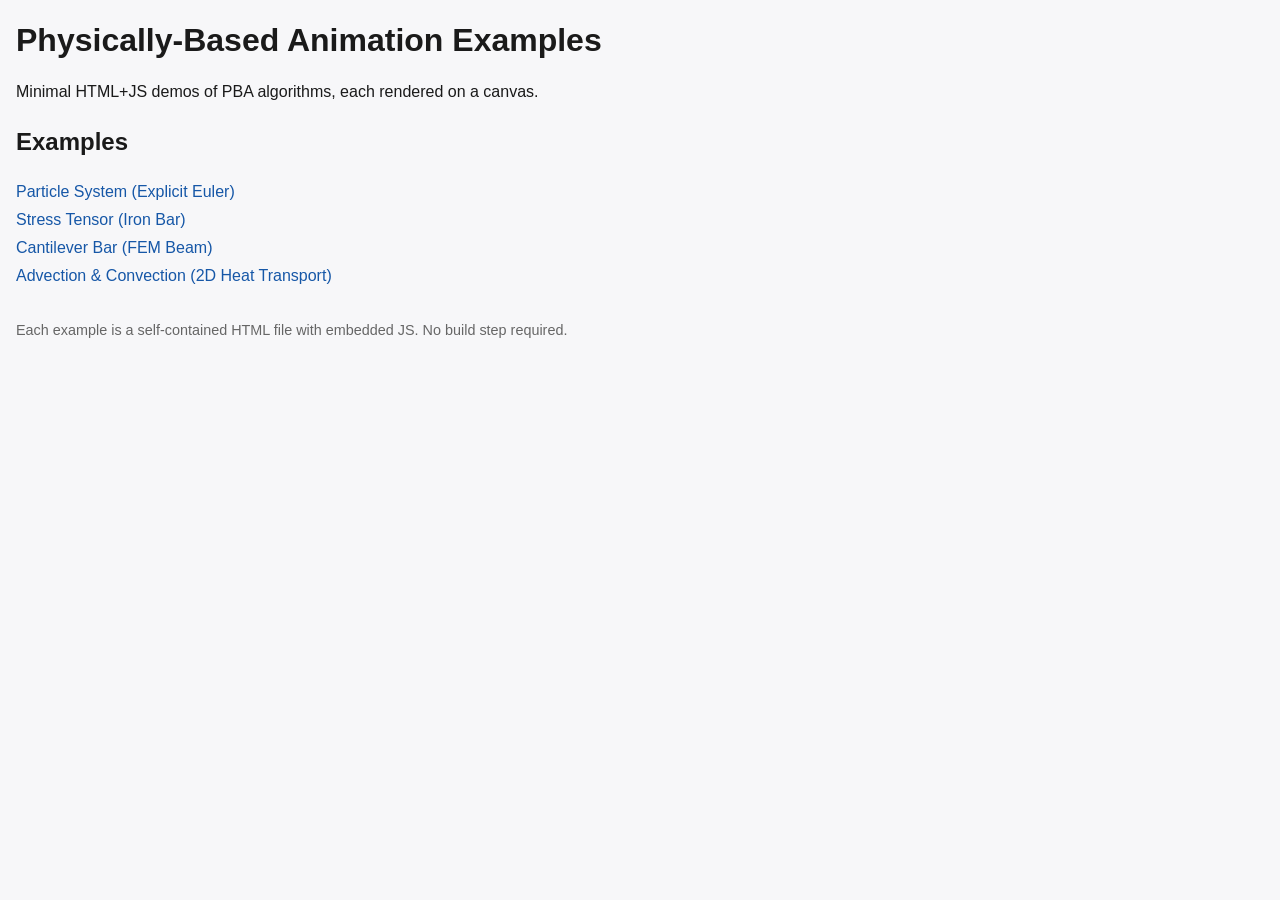
<file: index.html>
<!DOCTYPE html>
<html lang="en">
<head>
    <meta charset="UTF-8">
    <meta name="viewport" content="width=device-width, initial-scale=1.0">
    <title>PBA Examples</title>
    <link rel="stylesheet" href="css/style.css">
</head>
<body>
    <header>
        <h1>Physically-Based Animation Examples</h1>
        <p>Minimal HTML+JS demos of PBA algorithms, each rendered on a canvas.</p>
    </header>

    <nav id="examples">
        <h2>Examples</h2>
        <ul>
            <li><a href="examples/particle_system.html">Particle System (Explicit Euler)</a></li>
            <li><a href="examples/stress_tensor.html">Stress Tensor (Iron Bar)</a></li>
            <li><a href="examples/cantilever_bar.html">Cantilever Bar (FEM Beam)</a></li>
            <li><a href="examples/advection_convection.html">Advection &amp; Convection (2D Heat Transport)</a></li>
        </ul>
    </nav>

    <footer>
        <p>Each example is a self-contained HTML file with embedded JS. No build step required.</p>
    </footer>
</body>
</html>
</file>
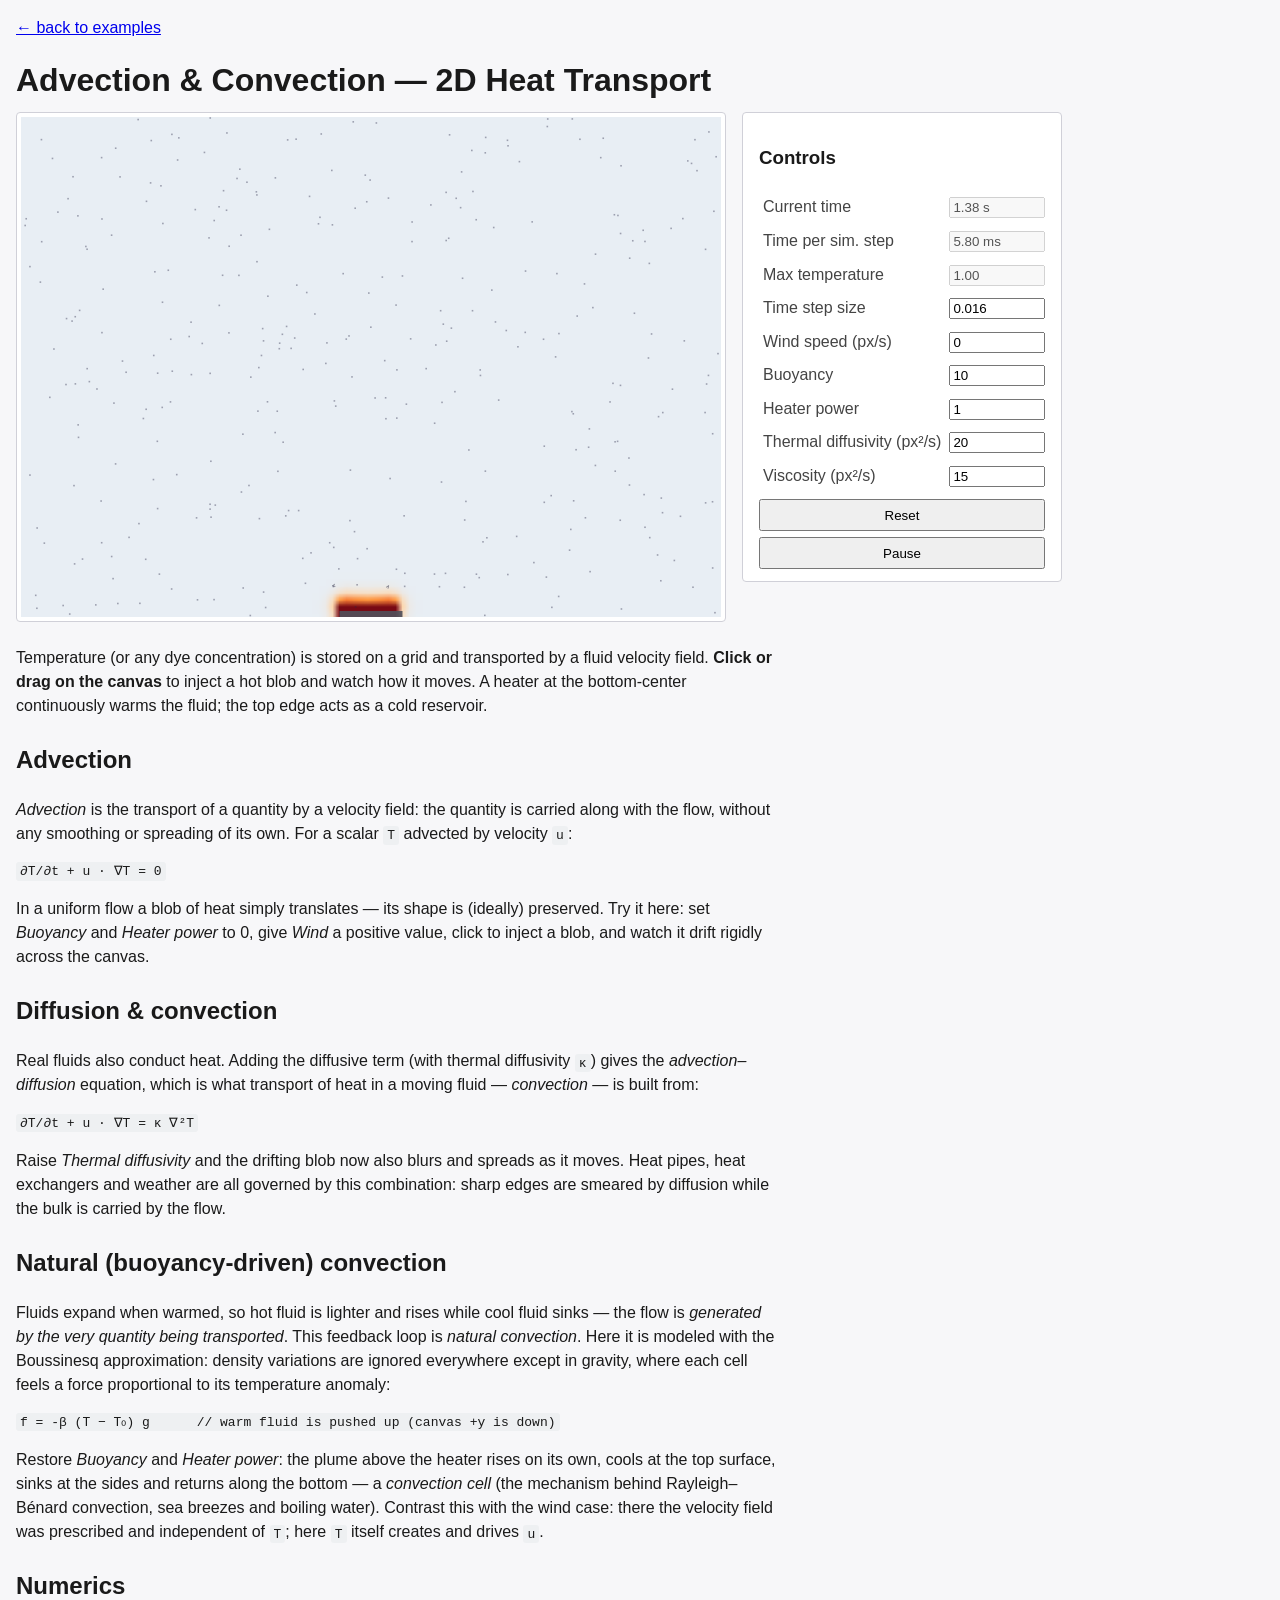
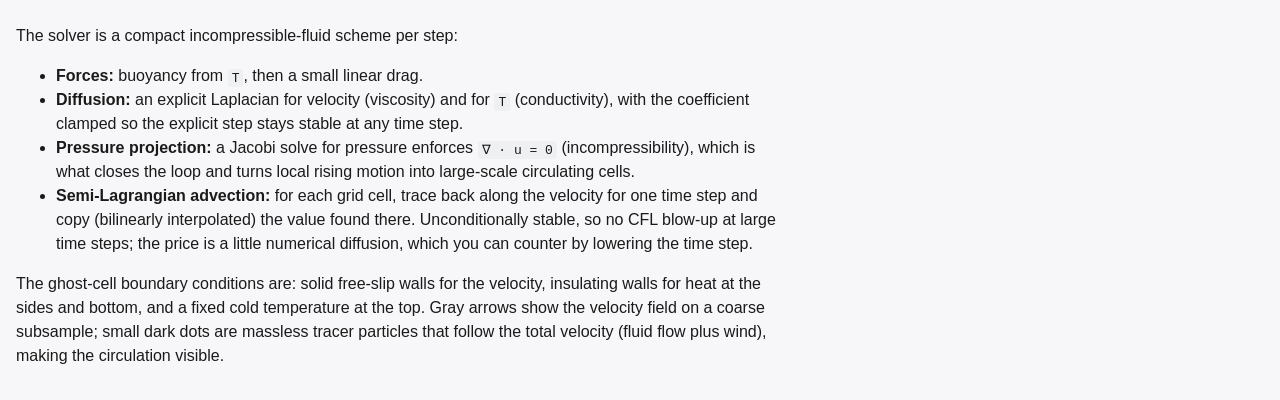
<file: examples/advection_convection.html>
<!DOCTYPE html>
<html lang="en">
<head>
    <meta charset="UTF-8">
    <meta name="viewport" content="width=device-width, initial-scale=1.0">
    <title>Advection &amp; Convection (2D Heat Transport)</title>
    <link rel="stylesheet" href="../css/style.css">
    <script src="../js/sim.js"></script>
</head>
<body class="example">
    <div class="back"><a href="../index.html">&larr; back to examples</a></div>
    <h1>Advection &amp; Convection &mdash; 2D Heat Transport</h1>

    <div class="sim">
        <div class="canvas-wrap">
            <canvas id="canvas" width="700" height="500">Your browser does not support the HTML5 canvas tag.</canvas>
        </div>

        <div class="controls">
            <h3>Controls</h3>
            <table>
                <tr><td>Current time</td><td><input id="currentTime" value="0.00 s" disabled></td></tr>
                <tr><td>Time per sim. step</td><td><input id="stepTime" value="0.00 ms" disabled></td></tr>
                <tr><td>Max temperature</td><td><input id="maxTemp" value="0.00" disabled></td></tr>
                <tr><td>Time step size</td><td><input id="timeStep" type="number" step="0.001" min="0.001" max="0.1" value="0.016"></td></tr>
                <tr><td>Wind speed (px/s)</td><td><input id="wind" type="number" step="10" value="0"></td></tr>
                <tr><td>Buoyancy</td><td><input id="buoyancy" type="number" step="0.5" min="0" value="10"></td></tr>
                <tr><td>Heater power</td><td><input id="heater" type="number" step="0.1" min="0" max="2" value="1"></td></tr>
                <tr><td>Thermal diffusivity (px&sup2;/s)</td><td><input id="diffusivity" type="number" step="5" min="0" value="20"></td></tr>
                <tr><td>Viscosity (px&sup2;/s)</td><td><input id="viscosity" type="number" step="5" min="0" value="15"></td></tr>
            </table>
            <button id="reset">Reset</button>
            <button id="pause">Pause</button>
        </div>
    </div>

    <div class="description">
        <p>Temperature (or any dye concentration) is stored on a grid and transported by a
           fluid velocity field. <strong>Click or drag on the canvas</strong> to inject a hot blob
           and watch how it moves. A heater at the bottom-center continuously warms the
           fluid; the top edge acts as a cold reservoir.</p>

        <h2>Advection</h2>
        <p><em>Advection</em> is the transport of a quantity by a velocity field: the quantity
           is carried along with the flow, without any smoothing or spreading of its own.
           For a scalar <code>T</code> advected by velocity <code>u</code>:</p>
        <pre><code>&part;T/&part;t + u &middot; &nabla;T = 0</code></pre>
        <p>In a uniform flow a blob of heat simply translates &mdash; its shape is (ideally)
           preserved. Try it here: set <em>Buoyancy</em> and <em>Heater power</em> to 0, give
           <em>Wind</em> a positive value, click to inject a blob, and watch it drift rigidly
           across the canvas.</p>

        <h2>Diffusion &amp; convection</h2>
        <p>Real fluids also conduct heat. Adding the diffusive term (with thermal
           diffusivity <code>&kappa;</code>) gives the <em>advection&ndash;diffusion</em> equation,
           which is what transport of heat in a moving fluid &mdash; <em>convection</em> &mdash;
           is built from:</p>
        <pre><code>&part;T/&part;t + u &middot; &nabla;T = &kappa; &nabla;&sup2;T</code></pre>
        <p>Raise <em>Thermal diffusivity</em> and the drifting blob now also blurs and
           spreads as it moves. Heat pipes, heat exchangers and weather are all governed by
           this combination: sharp edges are smeared by diffusion while the bulk is carried
           by the flow.</p>

        <h2>Natural (buoyancy-driven) convection</h2>
        <p>Fluids expand when warmed, so hot fluid is lighter and rises while cool fluid
           sinks &mdash; the flow is <em>generated by the very quantity being transported</em>.
           This feedback loop is <em>natural convection</em>. Here it is modeled with the
           Boussinesq approximation: density variations are ignored everywhere except in
           gravity, where each cell feels a force proportional to its temperature
           anomaly:</p>
        <pre><code>f = -&beta; (T &minus; T&#8320;) g      // warm fluid is pushed up (canvas +y is down)</code></pre>
        <p>Restore <em>Buoyancy</em> and <em>Heater power</em>: the plume above the heater
           rises on its own, cools at the top surface, sinks at the sides and returns along
           the bottom &mdash; a <em>convection cell</em> (the mechanism behind Rayleigh&ndash;B&eacute;nard
           convection, sea breezes and boiling water). Contrast this with the wind case:
           there the velocity field was prescribed and independent of <code>T</code>;
           here <code>T</code> itself creates and drives <code>u</code>.</p>

        <h2>Numerics</h2>
        <p>The solver is a compact incompressible-fluid scheme per step:</p>
        <ul>
            <li><strong>Forces:</strong> buoyancy from <code>T</code>, then a small linear drag.</li>
            <li><strong>Diffusion:</strong> an explicit Laplacian for velocity (viscosity) and
                for <code>T</code> (conductivity), with the coefficient clamped so the explicit
                step stays stable at any time step.</li>
            <li><strong>Pressure projection:</strong> a Jacobi solve for pressure enforces
                <code>&nabla; &middot; u = 0</code> (incompressibility), which is what closes the loop and
                turns local rising motion into large-scale circulating cells.</li>
            <li><strong>Semi-Lagrangian advection:</strong> for each grid cell, trace back along
                the velocity for one time step and copy (bilinearly interpolated) the value
                found there. Unconditionally stable, so no CFL blow-up at large time steps;
                the price is a little numerical diffusion, which you can counter by lowering
                the time step.</li>
        </ul>
        <p>The ghost-cell boundary conditions are: solid free-slip walls for the velocity,
           insulating walls for heat at the sides and bottom, and a fixed cold temperature at
           the top. Gray arrows show the velocity field on a coarse subsample; small dark
           dots are massless tracer particles that follow the total velocity (fluid flow plus
           wind), making the circulation visible.</p>
    </div>

    <script>
        "use strict";

        const NX = 100;
        const NY = 72;
        const SIZE = (NX + 2) * (NY + 2);
        const IX = (i, j) => i + (NX + 2) * j;
        const PRESSURE_ITER = 24;
        const TRACER_COUNT = 350;

        const STOPS = [
            [0.00, 232, 238, 244],
            [0.25, 255, 214, 170],
            [0.50, 255, 150, 60],
            [0.75, 230, 60, 30],
            [1.00, 120, 10, 20]
        ];

        function heatColor(t) {
            if (t <= 0) return [STOPS[0][1], STOPS[0][2], STOPS[0][3]];
            if (t >= 1) return [STOPS[STOPS.length - 1][1], STOPS[STOPS.length - 1][2], STOPS[STOPS.length - 1][3]];
            for (let s = 0; s < STOPS.length - 1; s++) {
                const a = STOPS[s], b = STOPS[s + 1];
                if (t >= a[0] && t <= b[0]) {
                    const f = (t - a[0]) / (b[0] - a[0]);
                    return [
                        a[1] + f * (b[1] - a[1]),
                        a[2] + f * (b[2] - a[2]),
                        a[3] + f * (b[3] - a[3])
                    ];
                }
            }
            return [255, 255, 255];
        }

        class AdvectionConvection extends Simulation {
            constructor(canvas) {
                super(canvas);
                this.u = new Float32Array(SIZE);
                this.v = new Float32Array(SIZE);
                this.u0 = new Float32Array(SIZE);
                this.v0 = new Float32Array(SIZE);
                this.T = new Float32Array(SIZE);
                this.T0 = new Float32Array(SIZE);
                this.p = new Float32Array(SIZE);
                this.div = new Float32Array(SIZE);
                this.cellW = this.width / NX;
                this.cellH = this.height / NY;
                this.tracers = [];
                this.inject = null;
                this.fieldCanvas = document.createElement("canvas");
                this.fieldCanvas.width = NX;
                this.fieldCanvas.height = NY;
                this.fieldCtx = this.fieldCanvas.getContext("2d");
                this.img = this.fieldCtx.createImageData(NX, NY);
                this.init();
                this.render(this.ctx);
            }

            init() {
                this.u.fill(0); this.v.fill(0);
                this.u0.fill(0); this.v0.fill(0);
                this.T.fill(0); this.T0.fill(0);
                this.p.fill(0); this.div.fill(0);
                this.tracers = [];
                for (let k = 0; k < TRACER_COUNT; k++) {
                    this.tracers.push({ x: Math.random() * this.width, y: Math.random() * this.height });
                }
            }

            setVelBnd(b, x) {
                for (let j = 1; j <= NY; j++) {
                    x[IX(0, j)] = b === 1 ? -x[IX(1, j)] : x[IX(1, j)];
                    x[IX(NX + 1, j)] = b === 1 ? -x[IX(NX, j)] : x[IX(NX, j)];
                }
                for (let i = 1; i <= NX; i++) {
                    x[IX(i, 0)] = b === 2 ? -x[IX(i, 1)] : x[IX(i, 1)];
                    x[IX(i, NY + 1)] = b === 2 ? -x[IX(i, NY)] : x[IX(i, NY)];
                }
                x[IX(0, 0)] = 0.5 * (x[IX(1, 0)] + x[IX(0, 1)]);
                x[IX(0, NY + 1)] = 0.5 * (x[IX(1, NY + 1)] + x[IX(0, NY)]);
                x[IX(NX + 1, 0)] = 0.5 * (x[IX(NX, 0)] + x[IX(NX + 1, 1)]);
                x[IX(NX + 1, NY + 1)] = 0.5 * (x[IX(NX, NY + 1)] + x[IX(NX + 1, NY)]);
            }

            setTempBnd(x) {
                for (let j = 1; j <= NY; j++) {
                    x[IX(0, j)] = x[IX(1, j)];
                    x[IX(NX + 1, j)] = x[IX(NX, j)];
                }
                for (let i = 1; i <= NX; i++) {
                    x[IX(i, NY + 1)] = x[IX(i, NY)];
                }
                for (let i = 0; i <= NX + 1; i++) {
                    x[IX(i, 0)] = 0;
                }
            }

            diffuse(dst, src, coeff) {
                const a = Math.min(coeff, 0.24);
                if (a <= 0) { dst.set(src); return; }
                for (let j = 1; j <= NY; j++) {
                    for (let i = 1; i <= NX; i++) {
                        const k = IX(i, j);
                        dst[k] = src[k] + a * (src[k - 1] + src[k + 1] + src[k - (NX + 2)] + src[k + (NX + 2)] - 4 * src[k]);
                    }
                }
            }

            project(u, v, p, div) {
                for (let j = 1; j <= NY; j++) {
                    for (let i = 1; i <= NX; i++) {
                        const k = IX(i, j);
                        div[k] = -0.5 * (u[k + 1] - u[k - 1] + v[k + (NX + 2)] - v[k - (NX + 2)]);
                        p[k] = 0;
                    }
                }
                this.setVelBnd(0, div);
                this.setVelBnd(0, p);
                for (let it = 0; it < PRESSURE_ITER; it++) {
                    for (let j = 1; j <= NY; j++) {
                        for (let i = 1; i <= NX; i++) {
                            const k = IX(i, j);
                            p[k] = (div[k] + p[k - 1] + p[k + 1] + p[k - (NX + 2)] + p[k + (NX + 2)]) / 4;
                        }
                    }
                    this.setVelBnd(0, p);
                }
                for (let j = 1; j <= NY; j++) {
                    for (let i = 1; i <= NX; i++) {
                        const k = IX(i, j);
                        u[k] -= 0.5 * (p[k + 1] - p[k - 1]);
                        v[k] -= 0.5 * (p[k + (NX + 2)] - p[k - (NX + 2)]);
                    }
                }
                this.setVelBnd(1, u);
                this.setVelBnd(2, v);
            }

            advect(dst, src, uField, vField, dt, windU) {
                const w = windU || 0;
                for (let j = 1; j <= NY; j++) {
                    for (let i = 1; i <= NX; i++) {
                        const k = IX(i, j);
                        let x = i - dt * (uField[k] + w);
                        let y = j - dt * vField[k];
                        if (x < 0.5) x = 0.5; else if (x > NX + 0.5) x = NX + 0.5;
                        if (y < 0.5) y = 0.5; else if (y > NY + 0.5) y = NY + 0.5;
                        const i0 = Math.floor(x);
                        const j0 = Math.floor(y);
                        const s1 = x - i0;
                        const s0 = 1 - s1;
                        const t1 = y - j0;
                        const t0 = 1 - t1;
                        const k00 = IX(i0, j0);
                        dst[k] = s0 * (t0 * src[k00] + t1 * src[k00 + (NX + 2)]) +
                                 s1 * (t0 * src[k00 + 1] + t1 * src[k00 + 1 + (NX + 2)]);
                    }
                }
            }

            sampleField(x, y, f) {
                let gx = x / this.cellW + 0.5;
                let gy = y / this.cellH + 0.5;
                if (gx < 0.5) gx = 0.5; else if (gx > NX + 0.5) gx = NX + 0.5;
                if (gy < 0.5) gy = 0.5; else if (gy > NY + 0.5) gy = NY + 0.5;
                const i0 = Math.floor(gx);
                const j0 = Math.floor(gy);
                const s1 = gx - i0;
                const t1 = gy - j0;
                const k00 = IX(i0, j0);
                const a = f[k00];
                const b = f[k00 + 1];
                const c = f[k00 + (NX + 2)];
                const d = f[k00 + 1 + (NX + 2)];
                return (1 - s1) * ((1 - t1) * a + t1 * c) + s1 * ((1 - t1) * b + t1 * d);
            }

            applyHeatSource(dt) {
                const power = numOr("heater", 1);
                if (power > 0) {
                    const c = Math.floor(NX / 2);
                    const half = 4;
                    const rate = power * dt * 3;
                    for (let j = NY - 1; j <= NY; j++) {
                        for (let i = c - half; i <= c + half; i++) {
                            const k = IX(i, j);
                            this.T[k] = Math.min(1, this.T[k] + rate);
                        }
                    }
                }
                if (this.inject) {
                    const gi = this.inject.x / this.cellW + 0.5;
                    const gj = this.inject.y / this.cellH + 0.5;
                    const rad = 5;
                    const sigma = 2.2;
                    const amount = 6 * dt;
                    for (let j = Math.max(1, Math.floor(gj - rad)); j <= Math.min(NY, Math.ceil(gj + rad)); j++) {
                        for (let i = Math.max(1, Math.floor(gi - rad)); i <= Math.min(NX, Math.ceil(gi + rad)); i++) {
                            const r2 = (i - gi) * (i - gi) + (j - gj) * (j - gj);
                            const g = amount * Math.exp(-r2 / (2 * sigma * sigma));
                            const k = IX(i, j);
                            this.T[k] = Math.min(1, this.T[k] + g);
                        }
                    }
                }
            }

            step(dt) {
                this.dt = numOr("timeStep", 0.016);
                dt = this.dt;

                const buoy = numOr("buoyancy", 10);
                const wind = numOr("wind", 0) / this.cellW;
                const kappa = numOr("diffusivity", 20);
                const mu = numOr("viscosity", 15);
                const cellArea = this.cellW * this.cellH;
                const drag = Math.exp(-0.4 * dt);

                for (let j = 1; j <= NY; j++) {
                    for (let i = 1; i <= NX; i++) {
                        const k = IX(i, j);
                        this.v[k] -= buoy * this.T[k] * dt;
                        this.u[k] *= drag;
                        this.v[k] *= drag;
                    }
                }

                this.u0.set(this.u);
                this.v0.set(this.v);
                this.diffuse(this.u, this.u0, mu * dt / cellArea);
                this.diffuse(this.v, this.v0, mu * dt / cellArea);
                this.setVelBnd(1, this.u);
                this.setVelBnd(2, this.v);
                this.project(this.u, this.v, this.p, this.div);

                this.u0.set(this.u);
                this.v0.set(this.v);
                this.advect(this.u, this.u0, this.u0, this.v0, dt, 0);
                this.advect(this.v, this.v0, this.u0, this.v0, dt, 0);
                this.setVelBnd(1, this.u);
                this.setVelBnd(2, this.v);
                this.project(this.u, this.v, this.p, this.div);

                this.T0.set(this.T);
                this.advect(this.T, this.T0, this.u, this.v, dt, wind);
                this.setTempBnd(this.T);
                this.T0.set(this.T);
                this.diffuse(this.T, this.T0, kappa * dt / cellArea);
                this.setTempBnd(this.T);

                this.applyHeatSource(dt);
                this.setTempBnd(this.T);

                const windPx = wind * this.cellW;
                for (const tr of this.tracers) {
                    const vx = this.sampleField(tr.x, tr.y, this.u) * this.cellW + windPx;
                    const vy = this.sampleField(tr.x, tr.y, this.v) * this.cellH;
                    tr.x += vx * dt;
                    tr.y += vy * dt;
                    if (tr.x < 0) tr.x += this.width;
                    if (tr.x > this.width) tr.x -= this.width;
                    if (tr.y < 0 || tr.y > this.height) {
                        tr.x = Math.random() * this.width;
                        tr.y = Math.random() * this.height;
                    }
                }
            }

            render(ctx) {
                const data = this.img.data;
                for (let j = 1; j <= NY; j++) {
                    for (let i = 1; i <= NX; i++) {
                        const t = Math.max(0, Math.min(1, this.T[IX(i, j)]));
                        const c = heatColor(t);
                        const o = ((j - 1) * NX + (i - 1)) * 4;
                        data[o] = c[0];
                        data[o + 1] = c[1];
                        data[o + 2] = c[2];
                        data[o + 3] = 255;
                    }
                }
                this.fieldCtx.putImageData(this.img, 0, 0);
                ctx.imageSmoothingEnabled = true;
                ctx.drawImage(this.fieldCanvas, 0, 0, NX, NY, 0, 0, this.width, this.height);

                const scale = 0.18;
                ctx.strokeStyle = "rgba(60,60,80,0.55)";
                ctx.fillStyle = "rgba(60,60,80,0.55)";
                ctx.lineWidth = 1;
                for (let j = 4; j <= NY; j += 8) {
                    for (let i = 5; i <= NX; i += 8) {
                        const k = IX(i, j);
                        const vx = this.u[k];
                        const vy = this.v[k];
                        const speed = Math.hypot(vx, vy);
                        if (speed < 0.3) continue;
                        const x = (i - 0.5) * this.cellW;
                        const y = (j - 0.5) * this.cellH;
                        const ex = x + vx * scale;
                        const ey = y + vy * scale;
                        ctx.beginPath();
                        ctx.moveTo(x, y);
                        ctx.lineTo(ex, ey);
                        ctx.stroke();
                        const ang = Math.atan2(vy, vx);
                        const hl = 3;
                        ctx.beginPath();
                        ctx.moveTo(ex, ey);
                        ctx.lineTo(ex - hl * Math.cos(ang - 0.4), ey - hl * Math.sin(ang - 0.4));
                        ctx.moveTo(ex, ey);
                        ctx.lineTo(ex - hl * Math.cos(ang + 0.4), ey - hl * Math.sin(ang + 0.4));
                        ctx.stroke();
                    }
                }

                ctx.fillStyle = "rgba(40,40,70,0.4)";
                for (const tr of this.tracers) {
                    ctx.fillRect(tr.x - 0.8, tr.y - 0.8, 1.6, 1.6);
                }

                const c = Math.floor(NX / 2);
                const half = 4;
                ctx.fillStyle = "rgba(80,80,90,0.9)";
                ctx.fillRect((c - half - 0.5) * this.cellW, this.height - 6, (2 * half + 1) * this.cellW, 6);

                if (this.inject) {
                    ctx.strokeStyle = "rgba(40,40,70,0.8)";
                    ctx.lineWidth = 2;
                    ctx.beginPath();
                    ctx.arc(this.inject.x, this.inject.y, 18, 0, 2 * Math.PI);
                    ctx.stroke();
                }
            }

            _updateStats() {
                const ct = document.getElementById("currentTime");
                const st = document.getElementById("stepTime");
                const mt = document.getElementById("maxTemp");
                if (ct) ct.value = this.time.toFixed(2) + " s";
                if (st) st.value = this.stepTime.toFixed(2) + " ms";
                if (mt) {
                    let maxT = 0;
                    for (let j = 1; j <= NY; j++) {
                        for (let i = 1; i <= NX; i++) {
                            const t = this.T[IX(i, j)];
                            if (t > maxT) maxT = t;
                        }
                    }
                    mt.value = maxT.toFixed(2);
                }
            }
        }

        const canvas = document.getElementById("canvas");
        const sim = new AdvectionConvection(canvas);

        function canvasPos(ev) {
            const r = canvas.getBoundingClientRect();
            return {
                x: (ev.clientX - r.left) * (canvas.width / r.width),
                y: (ev.clientY - r.top) * (canvas.height / r.height)
            };
        }

        canvas.addEventListener("mousedown", (ev) => { sim.inject = canvasPos(ev); });
        canvas.addEventListener("mousemove", (ev) => { if (sim.inject) sim.inject = canvasPos(ev); });
        window.addEventListener("mouseup", () => { sim.inject = null; });
        canvas.addEventListener("touchstart", (ev) => {
            ev.preventDefault();
            sim.inject = canvasPos(ev.touches[0]);
        });
        canvas.addEventListener("touchmove", (ev) => {
            ev.preventDefault();
            if (sim.inject) sim.inject = canvasPos(ev.touches[0]);
        });
        canvas.addEventListener("touchend", () => { sim.inject = null; });

        const pauseBtn = document.getElementById("pause");
        pauseBtn.addEventListener("click", () => {
            if (sim.running) {
                sim.stop();
                pauseBtn.textContent = "Resume";
            } else {
                sim.start();
                pauseBtn.textContent = "Pause";
            }
        });

        document.getElementById("reset").addEventListener("click", () => sim.reset());

        sim.start();
        pauseBtn.textContent = "Pause";
    </script>
</body>
</html>
</file>
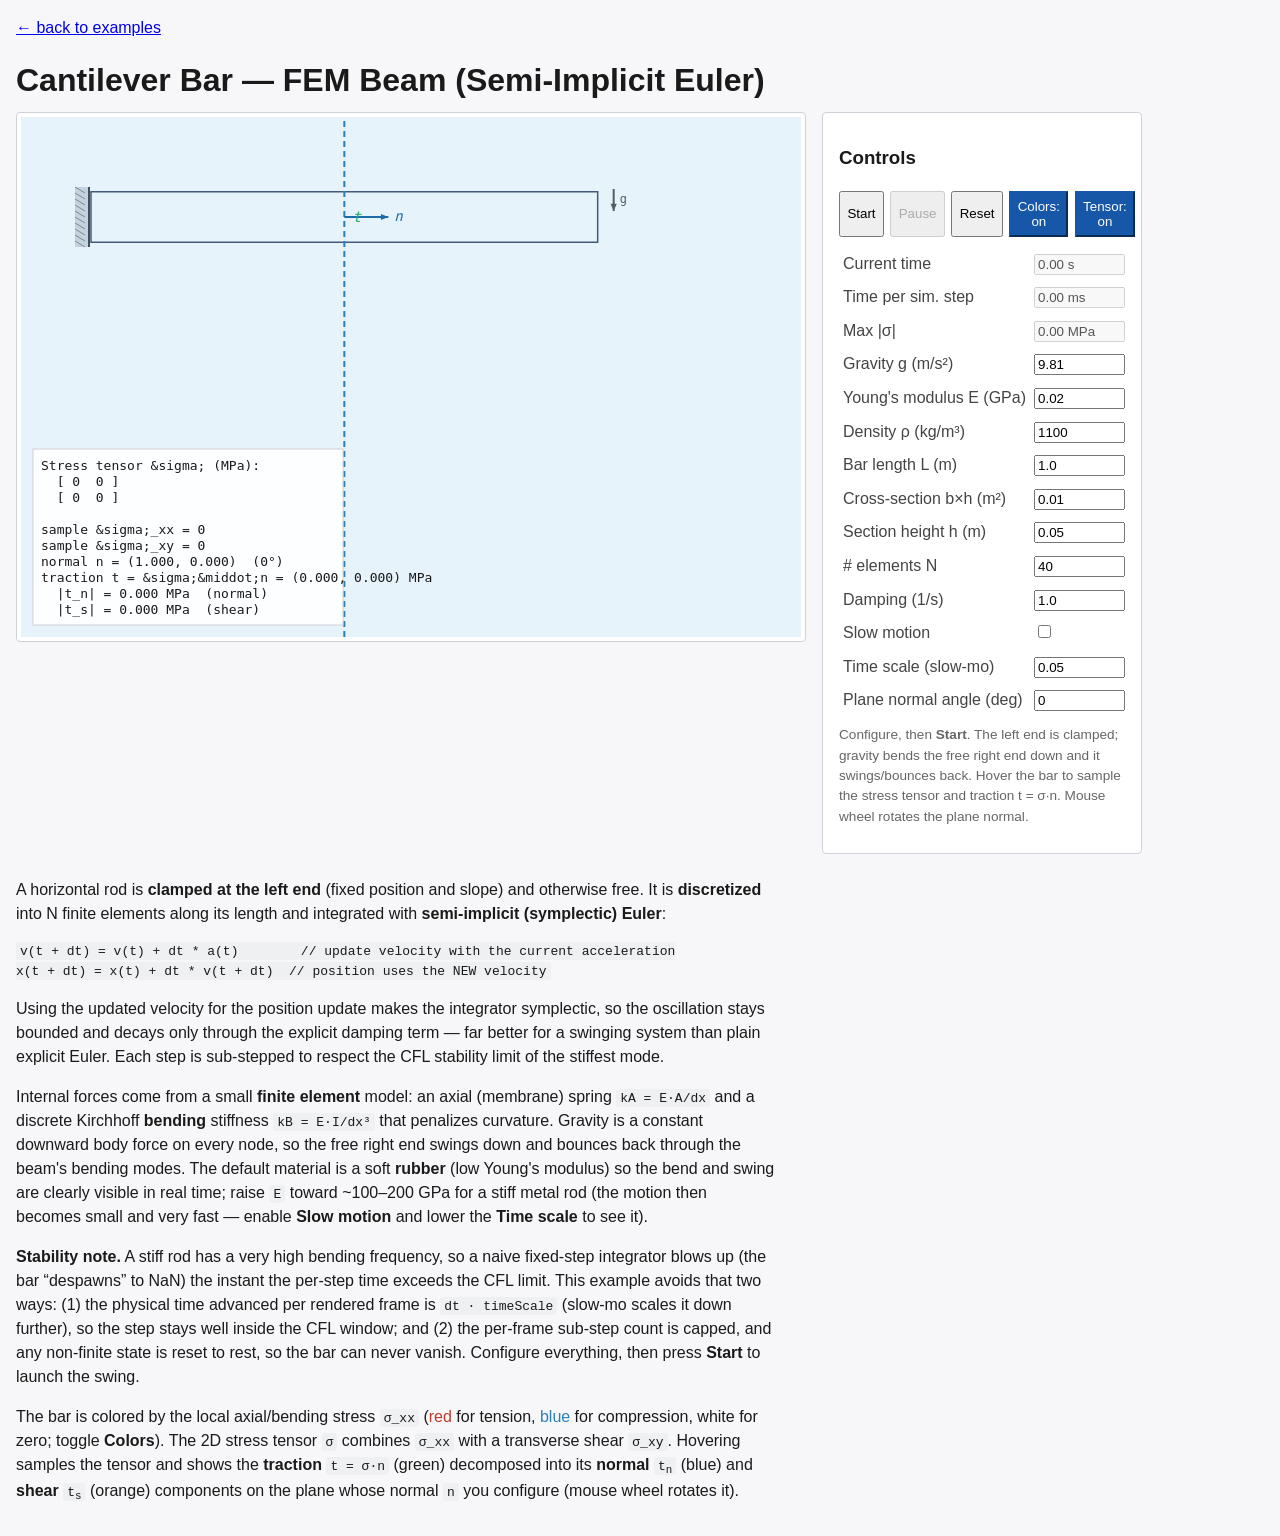
<file: examples/cantilever_bar.html>
<!DOCTYPE html>
<html lang="en">
<head>
    <meta charset="UTF-8">
    <meta name="viewport" content="width=device-width, initial-scale=1.0">
    <title>Cantilever Bar (FEM Beam)</title>
    <link rel="stylesheet" href="../css/style.css">
    <script src="../js/sim.js"></script>
</head>
<body class="example">
    <div class="back"><a href="../index.html">&larr; back to examples</a></div>
    <h1>Cantilever Bar &mdash; FEM Beam (Semi-Implicit Euler)</h1>

    <div class="sim">
        <div class="canvas-wrap">
            <canvas id="canvas" width="780" height="520">Your browser does not support the HTML5 canvas tag.</canvas>
        </div>

        <div class="controls">
            <h3>Controls</h3>
            <div class="btn-row">
                <button id="start">Start</button>
                <button id="pause" disabled>Pause</button>
                <button id="reset">Reset</button>
                <button id="colors" class="toggle-on">Colors: on</button>
                <button id="tensor" class="toggle-on">Tensor: on</button>
            </div>
            <table>
                <tr><td>Current time</td><td><input id="currentTime" value="0.00 s" disabled></td></tr>
                <tr><td>Time per sim. step</td><td><input id="stepTime" value="0.00 ms" disabled></td></tr>
                <tr><td>Max |&sigma;|</td><td><input id="maxStress" value="0.00 MPa" disabled></td></tr>
                <tr><td>Gravity g (m/s&sup2;)</td><td><input id="gravity" type="number" step="0.1" value="9.81"></td></tr>
                <tr><td>Young's modulus E (GPa)</td><td><input id="youngs" type="number" step="0.001" value="0.02"></td></tr>
                <tr><td>Density &rho; (kg/m&sup3;)</td><td><input id="density" type="number" step="100" value="1100"></td></tr>
                <tr><td>Bar length L (m)</td><td><input id="length" type="number" step="0.1" value="1.0"></td></tr>
                <tr><td>Cross-section b&times;h (m&sup2;)</td><td><input id="area" type="number" step="0.001" value="0.01"></td></tr>
                <tr><td>Section height h (m)</td><td><input id="height" type="number" step="0.01" value="0.05"></td></tr>
                <tr><td># elements N</td><td><input id="elements" type="number" step="2" min="4" max="200" value="40"></td></tr>
                <tr><td>Damping (1/s)</td><td><input id="damping" type="number" step="0.1" value="1.0"></td></tr>
                <tr><td>Slow motion</td><td><input id="slowMo" type="checkbox"></td></tr>
                <tr><td>Time scale (slow-mo)</td><td><input id="timeScale" type="number" step="1e-4" value="0.05"></td></tr>
                <tr><td>Plane normal angle (deg)</td><td><input id="normalAngle" type="number" step="1" value="0"></td></tr>
            </table>
            <p style="font-size:0.85em;color:#666;margin-top:0.5rem">Configure, then <strong>Start</strong>. The left end is
               clamped; gravity bends the free right end down and it swings/bounces back. Hover the bar to sample the
               stress tensor and traction t = &sigma;&middot;n. Mouse wheel rotates the plane normal.</p>
        </div>
    </div>

    <div class="description">
        <p>A horizontal rod is <strong>clamped at the left end</strong> (fixed position and slope) and otherwise free.
           It is <strong>discretized</strong> into N finite elements along its length and integrated with
           <strong>semi-implicit (symplectic) Euler</strong>:</p>
        <pre><code>v(t + dt) = v(t) + dt * a(t)        // update velocity with the current acceleration
x(t + dt) = x(t) + dt * v(t + dt)  // position uses the NEW velocity</code></pre>
        <p>Using the updated velocity for the position update makes the integrator symplectic, so the oscillation stays
           bounded and decays only through the explicit damping term &mdash; far better for a swinging system than plain
           explicit Euler. Each step is sub-stepped to respect the CFL stability limit of the stiffest mode.</p>

        <p>Internal forces come from a small <strong>finite element</strong> model: an axial (membrane) spring
           <code>kA = E&middot;A/dx</code> and a discrete Kirchhoff <strong>bending</strong> stiffness
           <code>kB = E&middot;I/dx&sup3;</code> that penalizes curvature. Gravity is a constant downward body force on
           every node, so the free right end swings down and bounces back through the beam's bending modes. The default
           material is a soft <strong>rubber</strong> (low Young's modulus) so the bend and swing are clearly visible in
           real time; raise <code>E</code> toward ~100&ndash;200 GPa for a stiff metal rod (the motion then becomes small
           and very fast &mdash; enable <strong>Slow motion</strong> and lower the <strong>Time scale</strong> to see it).</p>

        <p><strong>Stability note.</strong> A stiff rod has a very high bending frequency, so a naive fixed-step
           integrator blows up (the bar &ldquo;despawns&rdquo; to NaN) the instant the per-step time exceeds the CFL limit.
           This example avoids that two ways: (1) the physical time advanced per rendered frame is
           <code>dt &middot; timeScale</code> (slow-mo scales it down further), so the step stays well inside the CFL
           window; and (2) the per-frame sub-step count is capped, and any non-finite state is reset to rest, so the bar
           can never vanish. Configure everything, then press <strong>Start</strong> to launch the swing.</p>

        <p>The bar is colored by the local axial/bending stress <code>&sigma;_xx</code>
           (<span style="color:#c0392b">red</span> for tension, <span style="color:#2980b9">blue</span> for compression,
           white for zero; toggle <strong>Colors</strong>). The 2D stress tensor <code>&sigma;</code> combines
           <code>&sigma;_xx</code> with a transverse shear <code>&sigma;_xy</code>. Hovering samples the tensor and shows
           the <strong>traction</strong> <code>t = &sigma;&middot;n</code> (green) decomposed into its
           <strong>normal</strong> <code>t<sub>n</sub></code> (blue) and <strong>shear</strong>
           <code>t<sub>s</sub></code> (orange) components on the plane whose normal <code>n</code> you configure (mouse
           wheel rotates it).</p>
    </div>

    <script>
        "use strict";

        const Mat2 = {
            mulVec(m, v) { return [m[0][0] * v[0] + m[0][1] * v[1], m[1][0] * v[0] + m[1][1] * v[1]]; }
        };

        // Diverging color map: white at 0, red at +1, blue at -1. t clamped to [-1,1].
        function stressColor(t) {
            t = Math.max(-1, Math.min(1, t));
            let r, g, b;
            if (t >= 0) {
                r = 255; g = Math.round(255 * (1 - t)); b = Math.round(255 * (1 - t));
            } else {
                r = Math.round(255 * (1 + t)); g = Math.round(255 * (1 + t)); b = 255;
            }
            return `rgb(${r},${g},${b})`;
        }

        // Helper to get mouse button from event
        function getMouseButton(e) {
            if (e.which !== undefined) return e.which;      // old API: 1=left, 2=middle, 3=right
            if (e.button !== undefined) return e.button + 1; // new API: 0=left, 1=middle, 2=right
            return 0;
        }

        // A clamped cantilever beam integrated with semi-implicit Euler.
        // State: per-node position x[], velocity v[] (each a {x,y}). Node 0 is clamped.
        class CantileverBeam extends Simulation {
            constructor(canvas) {
                super(canvas);
                this.N = 40;
                this.x = null;       // node positions (world meters), array of {x,y}
                this.v = null;       // node velocities, array of {x,y}
                this.sigma = null;   // per-element axial stress sigma_xx (Pa)
                this.tau = null;     // per-node shear stress sigma_xy (Pa)
                this.maxAbsSigma = 0;
                this.mouse = null;
                this.hoverWorld = null;   // last sampled point over the bar (kept on leave)
                this.showColor = true;   // stress-color toggle (independent of slow-mo)
                this.showTensor = true;  // tensor panel toggle
                this.isDragging = false;
                this.dragStart = null;
                this.originPx = { x: 70, y: 100 }; // default, will be set in init
                this.init();
                this.render(this.ctx);
                canvas.addEventListener("mousemove", (e) => this._onMove(e));
                canvas.addEventListener("wheel", (e) => this._onWheel(e), { passive: false });
                canvas.addEventListener("mousedown", (e) => this._onMouseDown(e));
                canvas.addEventListener("mouseup", (e) => this._onMouseUp(e));
                canvas.addEventListener("mouseleave", (e) => this._onMouseUp(e));
                canvas.addEventListener("contextmenu", (e) => e.preventDefault());
                // Note: do NOT clear hoverWorld on mouseleave -> keep last position.
            }

            // Mouse wheel rotates the cutting-plane normal (in degrees), keeping it in [0,360).
            _onWheel(e) {
                e.preventDefault();
                const el = document.getElementById("normalAngle");
                if (!el) return;
                const step = 5 * Math.sign(e.deltaY);   // 5 deg per notch, invert so up = +
                let v = (parseFloat(el.value) || 0) - step;
                v = ((v % 360) + 360) % 360;
                el.value = v.toFixed(0);
                this.render(this.ctx);
            }

            _onMouseDown(e) {
                const button = getMouseButton(e);
                if (button === 3) { // right mouse button
                    e.preventDefault();
                    this.isDragging = true;
                    this.dragStart = {
                        px: (e.clientX - this.canvas.getBoundingClientRect().left) * (this.canvas.width / this.canvas.getBoundingClientRect().width),
                        py: (e.clientY - this.canvas.getBoundingClientRect().top) * (this.canvas.height / this.canvas.getBoundingClientRect().height)
                    };
                }
            }

            _onMouseUp(e) {
                if (this.isDragging) {
                    this.isDragging = false;
                    this.dragStart = null;
                }
            }

            _onMove(e) {
                const rect = this.canvas.getBoundingClientRect();
                this.mouse = {
                    px: (e.clientX - rect.left) * (this.canvas.width / rect.width),
                    py: (e.clientY - rect.top) * (this.canvas.height / rect.height)
                };
                
                // Handle right mouse drag panning
                if (this.isDragging && this.dragStart) {
                    const dx = this.mouse.px - this.dragStart.px;
                    const dy = this.mouse.py - this.dragStart.py;
                    this.originPx.x += dx;
                    this.originPx.y += dy;
                    this.dragStart = { px: this.mouse.px, py: this.mouse.py };
                    this.render(this.ctx);
                } else {
                    this._readHover();
                    if (!this.running) this.render(this.ctx);
                }
            }

            init() {
                const L = Math.max(1e-6, numOr("length", 1.0));
                const N = Math.max(4, Math.min(200, Math.round(numOr("elements", 40))));
                this.N = N;
                this.length0 = L;
                this.dx = L / (N - 1);
                this.x = new Array(N);
                this.v = new Array(N);
                for (let i = 0; i < N; i++) {
                    this.x[i] = { x: i * this.dx, y: 0 };
                    this.v[i] = { x: 0, y: 0 };
                }
                this.sigma = new Array(N - 1).fill(0);
                this.tau = new Array(N).fill(0);
                this.maxAbsSigma = 0;
                this.hoverWorld = { wx: L * 0.5, wy: 0 };

                // world -> pixels: beam starts at left margin, hangs to the right; gravity is +y (down).
                const margin = 70;
                const availW = this.width - 2 * margin;
                const availH = this.height - 2 * margin;
                // 1 m horizontal -> availW/L px; allow the tip to swing down ~0.75 m and stay on canvas.
                const sx = availW / L;
                const sy = availH / (L * 0.75);
                this.scale = Math.min(sx, sy);
                // Initialize originPx only on first call
                if (this.originPx.x === undefined) {
                    this.originPx = { x: margin, y: margin + availH * 0.12 };
                } else {
                    // Preserve existing pan offset when re-initializing
                    const newOrigin = { x: margin, y: margin + availH * 0.12 };
                    // Keep the same visual offset
                }
            }

            // ---- material / derived parameters ----
            _params() {
                const E = Math.max(1e-9, numOr("youngs", 0.02)) * 1e9;  // Pa (positive floor)
                const rho = Math.max(1, numOr("density", 1100));
                const A = Math.max(1e-9, numOr("area", 0.01));
                const h = Math.max(1e-6, numOr("height", 0.05));
                const I = Math.max(1e-18, A * h * h / 12);   // rectangular section second moment
                const L = Math.max(1e-6, this.length0);
                const dx = this.dx;
                const m = rho * A * dx;            // node lumped mass
                const kA = E * A / dx;             // axial spring stiffness between adjacent nodes
                const kB = E * I / (dx * dx * dx); // bending stiffness (discrete Kirchhoff)
                return { E, rho, A, h, I, L, dx, m, kA, kB };
            }

            // Compute internal node forces from axial + bending energies (FEM), plus gravity.
            // Returns array of {fx,fy} per node.
            _forces() {
                const p = this._params();
                const N = this.N;
                const x = this.x;
                const g = numOr("gravity", 9.81);
                const f = new Array(N);
                for (let i = 0; i < N; i++) f[i] = { fx: 0, fy: 0 };

                // Axial (membrane) force: spring between adjacent nodes toward rest length dx.
                for (let i = 0; i < N - 1; i++) {
                    let ddx = x[i + 1].x - x[i].x;
                    let ddy = x[i + 1].y - x[i].y;
                    let len = Math.sqrt(ddx * ddx + ddy * ddy);
                    if (len < 1e-12) continue;
                    let s = p.kA * (len - p.dx) / len;
                    let fx = s * ddx, fy = s * ddy;
                    f[i].fx += fx;     f[i].fy += fy;
                    f[i + 1].fx -= fx; f[i + 1].fy -= fy;
                }

                // Bending (Kirchhoff) force: penalize curvature via the second difference of positions.
                // F_{i-1} -= kB*w; F_i += 2 kB*w; F_{i+1} -= kB*w, w = x[i-1]-2x[i]+x[i+1].
                for (let i = 1; i < N - 1; i++) {
                    let wx = x[i - 1].x - 2 * x[i].x + x[i + 1].x;
                    let wy = x[i - 1].y - 2 * x[i].y + x[i + 1].y;
                    f[i - 1].fx -= p.kB * wx; f[i - 1].fy -= p.kB * wy;
                    f[i].fx     += 2 * p.kB * wx; f[i].fy += 2 * p.kB * wy;
                    f[i + 1].fx -= p.kB * wx; f[i + 1].fy -= p.kB * wy;
                }

                // Gravity (body force) and velocity damping.
                const damp = Math.max(0, numOr("damping", 1.0));
                for (let i = 0; i < N; i++) {
                    f[i].fy += p.m * g;                 // gravity pulls down (+y)
                    f[i].fx -= damp * p.m * this.v[i].x;
                    f[i].fy -= damp * p.m * this.v[i].y;
                }
                return f;
            }

            // One semi-implicit Euler step of physical time simDt, sub-stepped for stability.
            _advance(simDt) {
                const p = this._params();
                const N = this.N;
                // CFL-safe sub-step from the stiffest mode:
                //   axial chain -> 4 kA / m ; discrete bending -> 16 kB / m.
                // Semi-implicit Euler is stable for dt*omega < 2; use 0.2/omega for accuracy.
                const omega = Math.sqrt(Math.max(16 * p.kB, 4 * p.kA) / Math.max(p.m, 1e-12));
                const dtSub = 0.2 / Math.max(omega, 1);

                // Cap the sub-step count so a very stiff rod cannot freeze the browser. Unlike a
                // cap on `steps` that lets the integration step h grow past dtSub and destabilize
                // the sim (NaN -> bar vanishes), we cap by advancing only `steps*dtSub` of physical
                // time when the requested time would need too many sub-steps; h therefore never
                // exceeds the CFL limit.
                const MAX_STEPS = 2000;
                let steps = Math.max(1, Math.ceil(simDt / dtSub));
                let advanced = simDt;
                if (steps > MAX_STEPS) { steps = MAX_STEPS; advanced = steps * dtSub; }
                const h = advanced / steps;

                for (let s = 0; s < steps; s++) {
                    const f = this._forces();
                    // Semi-implicit Euler: velocity first (current acceleration), then position with NEW velocity.
                    for (let i = 0; i < N; i++) {
                        if (i === 0) continue;            // clamp: node 0 fixed
                        this.v[i].x += (f[i].fx / p.m) * h;
                        this.v[i].y += (f[i].fy / p.m) * h;
                    }
                    for (let i = 0; i < N; i++) {
                        if (i === 0) { this.x[i].x = 0; this.x[i].y = 0; this.v[i].x = 0; this.v[i].y = 0; continue; }
                        this.x[i].x += this.v[i].x * h;
                        this.x[i].y += this.v[i].y * h;
                    }
                    if (N > 1) {
                        // Clamped slope: keep node 1 on the horizontal tangent (no rotation at the wall).
                        this.x[1].y = 0; this.v[1].y = 0;
                    }
                }
                // Guard against any non-finite state (extreme parameter combos) so the bar never vanishes.
                for (let i = 0; i < N; i++) {
                    if (!isFinite(this.x[i].x) || !isFinite(this.x[i].y) ||
                        !isFinite(this.v[i].x) || !isFinite(this.v[i].y)) {
                        this.x[i].x = i * p.dx; this.x[i].y = 0; this.v[i].x = 0; this.v[i].y = 0;
                    }
                }
                this._computeStress();
                return advanced;   // physical time actually advanced (may be < simDt when clamped)
            }

            // Per-element axial stress sigma_xx = E*(eps + kappa*h/2)  (Pa), and a per-node
            // transverse shear proxy from the bending force magnitude.
            _computeStress() {
                const p = this._params();
                const N = this.N;
                let mx = 0;
                for (let i = 0; i < N - 1; i++) {
                    let ddx = this.x[i + 1].x - this.x[i].x;
                    let ddy = this.x[i + 1].y - this.x[i].y;
                    let len = Math.sqrt(ddx * ddx + ddy * ddy);
                    const eps = (len - p.dx) / p.dx;
                    let kappa = 0;
                    if (i < N - 2) {
                        const wx = this.x[i].x - 2 * this.x[i + 1].x + this.x[i + 2].x;
                        const wy = this.x[i].y - 2 * this.x[i + 1].y + this.x[i + 2].y;
                        kappa = Math.sqrt(wx * wx + wy * wy) / (p.dx * p.dx);
                    }
                    const sxx = p.E * (eps + kappa * (p.h / 2));
                    this.sigma[i] = sxx;
                    if (Math.abs(sxx) > mx) mx = Math.abs(sxx);
                }
                this.maxAbsSigma = mx;
                const f = this._forces();
                for (let i = 0; i < N; i++) {
                    this.tau[i] = (f[i].fy) / Math.max(p.A, 1e-9);
                }
            }

            // Local axial stress at world x along the beam (linear interp over elements). Pa.
            _stressAt(wx) {
                const p = this._params();
                const x = Math.max(0, Math.min(p.L - 1e-9, wx));
                const idx = x / p.dx;
                const i = Math.max(0, Math.min(this.N - 2, Math.floor(idx)));
                const frac = idx - i;
                return this.sigma[i] * (1 - frac) + this.sigma[Math.min(this.N - 2, i + 1)] * frac;
            }

            // Local shear stress at world x (Pa).
            _shearAt(wx) {
                const p = this._params();
                const x = Math.max(0, Math.min(p.L - 1e-9, wx));
                const idx = x / p.dx;
                const i = Math.max(0, Math.min(this.N - 1, Math.round(idx)));
                return this.tau[i];
            }

            // Get the unit direction vector of the beam element at material coordinate wx.
            // Returns { ex, ey } where (ex, ey) is the unit vector along the deformed beam.
            _elementDirection(wx) {
                const p = this._params();
                const x = Math.max(0, Math.min(p.L - 1e-9, wx));
                const idx = x / p.dx;
                const i = Math.max(0, Math.min(this.N - 2, Math.floor(idx)));
                const frac = idx - i;
                // Get direction of element i
                const dx = this.x[i + 1].x - this.x[i].x;
                const dy = this.x[i + 1].y - this.x[i].y;
                const len = Math.hypot(dx, dy) || 1;
                const ex = dx / len, ey = dy / len;
                // If we have a next element, interpolate
                if (i < this.N - 2) {
                    const dx2 = this.x[i + 2].x - this.x[i + 1].x;
                    const dy2 = this.x[i + 2].y - this.x[i + 1].y;
                    const len2 = Math.hypot(dx2, dy2) || 1;
                    const ex2 = dx2 / len2, ey2 = dy2 / len2;
                    return { ex: ex * (1 - frac) + ex2 * frac, ey: ey * (1 - frac) + ey2 * frac };
                }
                return { ex, ey };
            }

            // Deformed pixel position of a beam-local material coordinate (origin at node 0, +x).
            _deformedPxX(wx) {
                const s = this.scale, o = this.originPx, p = this._params();
                const idx = wx / p.dx;          // 0..N-1
                const i = Math.max(0, Math.min(this.N - 1, Math.floor(idx)));
                const frac = Math.max(0, Math.min(1, idx - i));
                const px = (i < this.N - 1)
                    ? this.x[i].x * (1 - frac) + this.x[i + 1].x * frac
                    : this.x[this.N - 1].x;
                const py = (i < this.N - 1)
                    ? this.x[i].y * (1 - frac) + this.x[i + 1].y * frac
                    : this.x[this.N - 1].y;
                return { x: o.x + px * s, y: o.y + py * s };
            }

            step(dt) {
                // Physical time advanced per rendered frame. Slow-mo scales it down further so a
                // stiff, fast rod can be watched without exceeding the CFL limit.
                const ts = Math.max(0, numOr("timeScale", 0.05));
                const slow = document.getElementById("slowMo").checked;
                const timeScale = slow ? ts : 1.0;
                const advanced = this._advance(dt * timeScale);
                this.time += advanced;   // count only the physical time actually integrated
            }

            // Map the mouse pixel x to the deformed bar's material coordinate (binary search;
            // deformed x is monotonic in the material index for reasonable strains).
            _pxToMaterialX(pxX) {
                const p = this._params();
                const lo = 0, hi = p.L;
                let a = lo, b = hi;
                for (let k = 0; k < 40; k++) {
                    const mid = (a + b) / 2;
                    const midPx = this._deformedPxX(mid).x;
                    if (midPx < pxX) a = mid; else b = mid;
                }
                return (a + b) / 2;
            }

            _readHover() {
                if (!this.mouse) return;
                // Hit-test against the deformed bar: map the mouse pixel x to a material coordinate.
                const wx = this._pxToMaterialX(this.mouse.px);
                const anchor = this._deformedPxX(wx);
                const wy = (this.mouse.py - anchor.y) / this.scale;
                if (wx >= 0 && wx <= this.length0 && Math.abs(wy) <= this.length0 * 0.15) {
                    this.hoverWorld = { wx, wy };
                }
                // else: keep previous hoverWorld (do not reset)
            }

            // ---- rendering ----
            render(ctx) {
                ctx.fillStyle = "#ffffff";
                ctx.fillRect(0, 0, this.width, this.height);

                const angle = numOr("normalAngle", 0) * Math.PI / 180;
                const n = [Math.cos(angle), Math.sin(angle)];
                const sH = this.hoverWorld ? this._stressAt(this.hoverWorld.wx) : 0;
                const tH = this.hoverWorld ? this._shearAt(this.hoverWorld.wx) : 0;
                // 2D stress tensor: sigma_xx = axial+bending, sigma_yy ~ 0 (free surface), sigma_xy = shear.
                const S = [[sH, tH], [tH, 0]];

                this._drawWall(ctx);
                this._drawBar(ctx);
                this._drawPlane(ctx, n);
                if (this.showTensor) this._drawTensorPanel(ctx, S, n, sH, tH);
                if (this.hoverWorld && this.showTensor) this._drawHover(ctx, S, n);
                this._updateStats();
            }

            _drawWall(ctx) {
                const o = this.originPx;
                const yTop = o.y - 30;
                const yBot = o.y + 30;
                ctx.save();
                ctx.fillStyle = "#d8d8df";
                ctx.fillRect(o.x - 16, yTop, 14, yBot - yTop);
                ctx.strokeStyle = "#888";
                ctx.lineWidth = 1;
                for (let y = yTop; y < yBot; y += 6) {
                    ctx.beginPath();
                    ctx.moveTo(o.x - 16, y);
                    ctx.lineTo(o.x - 16 + 10, y + 6);
                    ctx.stroke();
                }
                ctx.strokeStyle = "#444";
                ctx.lineWidth = 2;
                ctx.beginPath();
                ctx.moveTo(o.x - 2, yTop);
                ctx.lineTo(o.x - 2, yBot);
                ctx.stroke();
                ctx.restore();
            }

            // Draw the bar element-by-element colored by local axial stress.
            _drawBar(ctx) {
                const s = this.scale;
                const o = this.originPx;
                const N = this.N;
                const x = this.x;
                const p = this._params();
                const yHalfPx = Math.max(6, (p.h / 2) * s * 2);   // bar half-thickness in pixels
                // color autoscale: reference cantilever tip stress ~ rho g L^2 / (2 h) under self weight.
                const sigRef = (p.rho * numOr("gravity", 9.81) * p.L * p.L) / (2 * Math.max(p.h, 1e-6));
                const scale = Math.max(sigRef, this.maxAbsSigma, 1);
                const fillCol = this.showColor ? null : "#cfd6e4";

                // reference (undeformed) outline, dashed.
                ctx.save();
                ctx.strokeStyle = "#bbb";
                ctx.setLineDash([4, 4]);
                ctx.lineWidth = 1;
                ctx.beginPath();
                ctx.moveTo(o.x, o.y - yHalfPx);
                ctx.lineTo(o.x + p.L * s, o.y - yHalfPx);
                ctx.lineTo(o.x + p.L * s, o.y + yHalfPx);
                ctx.lineTo(o.x, o.y + yHalfPx);
                ctx.stroke();
                ctx.restore();

                // filled colored segments along the deformed centerline.
                for (let i = 0; i < N - 1; i++) {
                    const ax = o.x + x[i].x * s;
                    const ay = o.y + x[i].y * s;
                    const bx = o.x + x[i + 1].x * s;
                    const by = o.y + x[i +1].y * s;
                    const dx = bx - ax, dy = by - ay;
                    const len = Math.hypot(dx, dy) || 1;
                    const nx = -dy / len, ny = dx / len;
                    ctx.fillStyle = fillCol !== null ? fillCol : stressColor(this.sigma[i] / scale);
                    ctx.beginPath();
                    ctx.moveTo(ax + nx * yHalfPx, ay + ny * yHalfPx);
                    ctx.lineTo(bx + nx * yHalfPx, by + ny * yHalfPx);
                    ctx.lineTo(bx - nx * yHalfPx, by - ny * yHalfPx);
                    ctx.lineTo(ax - nx * yHalfPx, ay - ny * yHalfPx);
                    ctx.closePath();
                    ctx.fill();
                }

                // deformed outline.
                ctx.save();
                ctx.strokeStyle = "#44506a";
                ctx.lineWidth = 1.5;
                ctx.beginPath();
                for (let i = 0; i < N; i++) {
                    const ax = o.x + x[i].x * s;
                    const ay = o.y + x[i].y * s;
                    const dx = (i < N - 1) ? x[i + 1].x - x[i].x : x[i].x - x[i - 1].x;
                    const dy = (i < N - 1) ? x[i + 1].y - x[i].y : x[i].y - x[i - 1].y;
                    const len = Math.hypot(dx, dy) || 1;
                    const nx = -dy / len, ny = dx / len;
                    const px = ax + nx * yHalfPx, py = ay + ny * yHalfPx;
                    if (i === 0) ctx.moveTo(px, py); else ctx.lineTo(px, py);
                }
                for (let i = N - 1; i >= 0; i--) {
                    const ax = o.x + x[i].x * s;
                    const ay = o.y + x[i].y * s;
                    const dx = (i < N - 1) ? x[i + 1].x - x[i].x : x[i].x - x[i - 1].x;
                    const dy = (i < N - 1) ? x[i + 1].y - x[i].y : x[i].y - x[i - 1].y;
                    const len = Math.hypot(dx, dy) || 1;
                    const nx = -dy / len, ny = dx / len;
                    const px = ax - nx * yHalfPx, py = ay - ny * yHalfPx;
                    ctx.lineTo(px, py);
                }
                ctx.closePath();
                ctx.stroke();
                ctx.restore();

                // gravity arrow at the free tip.
                const tipX = o.x + x[N - 1].x * s;
                const tipY = o.y + x[N - 1].y * s;
                ctx.save();
                ctx.strokeStyle = "#555";
                ctx.fillStyle = "#555";
                ctx.lineWidth = 2;
                this._arrow(ctx, tipX + 16, tipY - 28, tipX + 16, tipY - 6, 8);
                ctx.font = "12px ui-monospace, Menlo, Consolas, monospace";
                ctx.fillText("g", tipX + 22, tipY - 14);
                ctx.restore();
            }

            // Draw the cutting plane through the sampled hover point, anchored to the deformed bar.
            _drawPlane(ctx, n) {
                const s = this.scale;
                const anchor = this.hoverWorld || { wx: this.length0 * 0.5, wy: 0 };
                const pxC = this._deformedPxX(anchor.wx);
                const d = [-n[1], n[0]];
                const big = Math.max(this.width, this.height);

                ctx.save();
                ctx.beginPath();
                ctx.moveTo(pxC.x + n[0] * big + d[0] * big, pxC.y + n[1] * big + d[1] * big);
                ctx.lineTo(pxC.x + n[0] * big - d[0] * big, pxC.y + n[1] * big - d[1] * big);
                ctx.lineTo(pxC.x - n[0] * big - d[0] * big, pxC.y - n[1] * big - d[1] * big);
                ctx.lineTo(pxC.x - n[0] * big + d[0] * big, pxC.y - n[1] * big + d[1] * big);
                ctx.closePath();
                ctx.fillStyle = "rgba(52,152,219,0.12)";
                ctx.fill();
                ctx.restore();

                ctx.save();
                ctx.strokeStyle = "#2980b9";
                ctx.lineWidth = 2;
                ctx.setLineDash([6, 4]);
                ctx.beginPath();
                ctx.moveTo(pxC.x + d[0] * big, pxC.y + d[1] * big);
                ctx.lineTo(pxC.x - d[0] * big, pxC.y - d[1] * big);
                ctx.stroke();
                ctx.restore();

                ctx.save();
                ctx.strokeStyle = "#1b6ca8";
                ctx.fillStyle = "#1b6ca8";
                ctx.lineWidth = 2;
                const nlen = 44;
                this._arrow(ctx, pxC.x, pxC.y, pxC.x + n[0] * nlen, pxC.y + n[1] * nlen, 8);
                ctx.font = "italic 14px ui-monospace, Menlo, Consolas, monospace";
                ctx.fillText("n", pxC.x + n[0] * nlen + 6, pxC.y + n[1] * nlen + 4);
                ctx.restore();
            }

            _arrow(ctx, x1, y1, x2, y2, head) {
                const dx = x2 - x1, dy = y2 - y1;
                if (Math.hypot(dx, dy) < 1) return;
                ctx.beginPath();
                ctx.moveTo(x1, y1);
                ctx.lineTo(x2, y2);
                ctx.stroke();
                const ang = Math.atan2(dy, dx);
                ctx.beginPath();
                ctx.moveTo(x2, y2);
                ctx.lineTo(x2 - head * Math.cos(ang - 0.4), y2 - head * Math.sin(ang - 0.4));
                ctx.lineTo(x2 - head * Math.cos(ang + 0.4), y2 - head * Math.sin(ang + 0.4));
                ctx.closePath();
                ctx.fill();
            }

            _drawHover(ctx, S, n) {
                const anchor = this._deformedPxX(this.hoverWorld.wx);
                const px = anchor.x, py = anchor.y;
                
                // Get the local beam direction at the hover point
                const dir = this._elementDirection(this.hoverWorld.wx);
                // The stress tensor S is defined in the LOCAL material coordinate system:
                // S = [[sigma_xx, sigma_xy], [sigma_xy, sigma_yy]]
                // where x is along the beam and y is perpendicular.
                // The cutting plane normal n is in WORLD coordinates.
                // We need to transform n to the local material coordinate system first.
                // Local basis: e1 = dir (along beam), e2 = (-dir.ey, dir.ex) (perpendicular)
                const n_local_x = n[0] * dir.ex + n[1] * dir.ey;  // n dot e1
                const n_local_y = n[0] * (-dir.ey) + n[1] * dir.ex;  // n dot e2
                
                // Now compute traction in local coordinates: t_local = S * n_local
                const t_local_x = S[0][0] * n_local_x + S[0][1] * n_local_y;
                const t_local_y = S[1][0] * n_local_x + S[1][1] * n_local_y;
                
                // Transform traction back to world coordinates
                const tx_world = t_local_x * dir.ex - t_local_y * dir.ey;
                const ty_world = t_local_x * dir.ey + t_local_y * dir.ex;
                
                // Normalized traction arrow lengths based on stress range
                // Scale: 90 pixels per max MPa of stress
                const maxStressMPa = Math.max(this.maxAbsSigma, 1e5) / 1e6; // at least 0.1 MPa
                const vlen = 90 / maxStressMPa;

                const ex = px + (tx_world / 1e6) * vlen;
                const ey = py + (ty_world / 1e6) * vlen;
                ctx.save();
                ctx.strokeStyle = "#27ae60";
                ctx.fillStyle = "#27ae60";
                ctx.lineWidth = 3;
                this._arrow(ctx, px, py, ex, ey, 12);
                ctx.font = "italic 15px ui-monospace, Menlo, Consolas, monospace";
                ctx.fillText("t", ex + 8, ey + 5);
                ctx.restore();

                // Compute normal and shear components in local coordinates
                const tn_local = t_local_x * n_local_x + t_local_y * n_local_y;
                const tnx_local = tn_local * n_local_x;
                const tny_local = tn_local * n_local_y;
                const tsx_local = t_local_x - tnx_local;
                const tsy_local = t_local_y - tny_local;
                
                // Transform to world coordinates
                const tnx_world = tnx_local * dir.ex - tny_local * dir.ey;
                const tny_world = tnx_local * dir.ey + tny_local * dir.ex;
                const tsx_world = tsx_local * dir.ex - tsy_local * dir.ey;
                const tsy_world = tsx_local * dir.ey + tsy_local * dir.ex;
                
                const enx = px + (tnx_world / 1e6) * vlen, eny = py + (tny_world / 1e6) * vlen;
                const esx = px + (tsx_world / 1e6) * vlen, esy = py + (tsy_world / 1e6) * vlen;

                if (Math.hypot(tnx, tny) * vlen > 3) {
                    ctx.save();
                    ctx.strokeStyle = "#1b6ca8"; ctx.fillStyle = "#1b6ca8"; ctx.lineWidth = 2;
                    this._arrow(ctx, px, py, enx, eny, 9);
                    ctx.font = "italic 13px ui-monospace, Menlo, Consolas, monospace";
                    ctx.fillText("t_n", enx - 22, eny - 6);
                    ctx.restore();
                }
                if (Math.hypot(tsx, tsy) * vlen > 3) {
                    ctx.save();
                    ctx.strokeStyle = "#e67e22"; ctx.fillStyle = "#e67e22"; ctx.lineWidth = 2;
                    this._arrow(ctx, px, py, esx, esy, 9);
                    ctx.font = "italic 13px ui-monospace, Menlo, Consolas, monospace";
                    ctx.fillText("t_s", esx + 8, esy + 5);
                    ctx.restore();
                }
            }

            _drawTensorPanel(ctx, S, n, sH, tH) {
                const t = Mat2.mulVec(S, n);
                const inMPa = (v) => (v / 1e6).toFixed(3);
                const fmt = (v) => (Math.abs(v) < 1e3 ? "0" : inMPa(v) + " MPa");
                const nAngDeg = numOr("normalAngle", 0);
                const tn = t[0] * n[0] + t[1] * n[1];
                const tsMag = Math.hypot(t[0] - tn * n[0], t[1] - tn * n[1]);

                const lines = [
                    "Stress tensor &sigma; (MPa):",
                    `  [ ${fmt(S[0][0])}  ${fmt(S[0][1])} ]`,
                    `  [ ${fmt(S[1][0])}  ${fmt(S[1][1])} ]`,
                    "",
                    `sample &sigma;_xx = ${fmt(sH)}`,
                    `sample &sigma;_xy = ${fmt(tH)}`,
                    `normal n = (${n[0].toFixed(3)}, ${n[1].toFixed(3)})  (${nAngDeg}\u00b0)`,
                    `traction t = &sigma;&middot;n = (${inMPa(t[0])}, ${inMPa(t[1])}) MPa`,
                    `  |t_n| = ${inMPa(Math.abs(tn))} MPa  (normal)`,
                    `  |t_s| = ${inMPa(tsMag)} MPa  (shear)`
                ];

                ctx.save();
                ctx.font = "13px ui-monospace, Menlo, Consolas, monospace";
                const pad = 8, lineH = 16, w = 310;
                const h = lines.length * lineH + pad * 2;
                const x = 12, y = this.height - h - 12;
                ctx.fillStyle = "rgba(255,255,255,0.92)";
                ctx.strokeStyle = "#d0d0d8"; ctx.lineWidth = 1;
                ctx.fillRect(x, y, w, h); ctx.strokeRect(x, y, w, h);
                ctx.fillStyle = "#1a1a1a";
                lines.forEach((ln, i) => ctx.fillText(ln, x + pad, y + pad + (i + 1) * lineH - 3));
                ctx.restore();
            }

            _updateStats() {
                const ct = document.getElementById("currentTime");
                const st = document.getElementById("stepTime");
                const ms = document.getElementById("maxStress");
                if (ct) ct.value = this.time.toFixed(3) + " s";
                if (st) st.value = this.stepTime.toFixed(2) + " ms";
                if (ms) ms.value = (this.maxAbsSigma / 1e6).toFixed(3) + " MPa";
            }
        }

        const canvas = document.getElementById("canvas");
        const sim = new CantileverBeam(canvas);

        const startBtn = document.getElementById("start");
        const pauseBtn = document.getElementById("pause");
        function setRunningUI(running) {
            startBtn.disabled = running;
            pauseBtn.disabled = !running;
            pauseBtn.textContent = "Pause";
        }
        startBtn.addEventListener("click", () => {
            if (sim.running) return;
            sim.start();
            setRunningUI(true);
        });
        pauseBtn.addEventListener("click", () => {
            if (sim.running) { sim.stop(); pauseBtn.textContent = "Resume"; startBtn.disabled = true; }
            else { sim.start(); pauseBtn.textContent = "Pause"; }
        });
        document.getElementById("reset").addEventListener("click", () => {
            sim.stop();
            sim.reset();
            setRunningUI(false);
        });
        const colorsBtn = document.getElementById("colors");
        colorsBtn.addEventListener("click", () => {
            sim.showColor = !sim.showColor;
            colorsBtn.textContent = "Colors: " + (sim.showColor ? "on" : "off");
            colorsBtn.classList.toggle("toggle-on", sim.showColor);
            if (!sim.running) sim.render(sim.ctx);
        });

        const tensorBtn = document.getElementById("tensor");
        tensorBtn.addEventListener("click", () => {
            sim.showTensor = !sim.showTensor;
            tensorBtn.textContent = "Tensor: " + (sim.showTensor ? "on" : "off");
            tensorBtn.classList.toggle("toggle-on", sim.showTensor);
            if (!sim.running) sim.render(sim.ctx);
        });

        // All config changes rebuild the model from rest and re-render (no live simulation).
        const allControls = "#gravity,#youngs,#density,#length,#area,#height,#elements,#damping,#slowMo,#timeScale,#normalAngle";
        document.querySelectorAll(allControls)
            .forEach(el => el.addEventListener("input", () => {
                sim.init();
                sim.render(sim.ctx);
            }));

        // Do NOT auto-start: user configures the bar and presses Start to launch the swing.
        setRunningUI(false);
        sim.render(sim.ctx);
    </script>
</body>
</html>
</file>
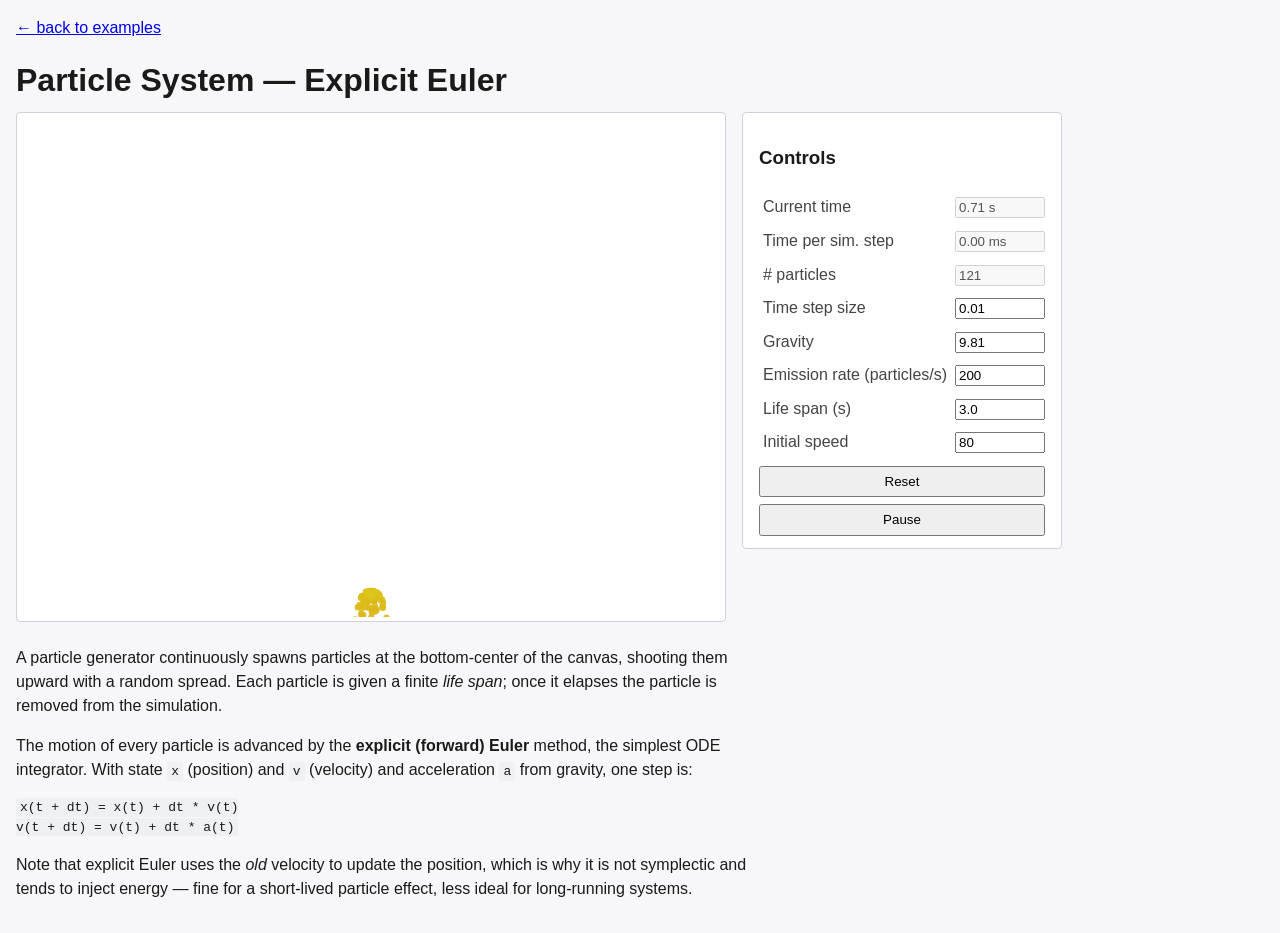
<file: examples/particle_system.html>
<!DOCTYPE html>
<html lang="en">
<head>
    <meta charset="UTF-8">
    <meta name="viewport" content="width=device-width, initial-scale=1.0">
    <title>Particle System (Explicit Euler)</title>
    <link rel="stylesheet" href="../css/style.css">
    <script src="../js/sim.js"></script>
</head>
<body class="example">
    <div class="back"><a href="../index.html">&larr; back to examples</a></div>
    <h1>Particle System &mdash; Explicit Euler</h1>

    <div class="sim">
        <div class="canvas-wrap">
            <canvas id="canvas" width="700" height="500">Your browser does not support the HTML5 canvas tag.</canvas>
        </div>

        <div class="controls">
            <h3>Controls</h3>
            <table>
                <tr><td>Current time</td><td><input id="currentTime" value="0.00 s" disabled></td></tr>
                <tr><td>Time per sim. step</td><td><input id="stepTime" value="0.00 ms" disabled></td></tr>
                <tr><td># particles</td><td><input id="numParticles" value="0" disabled></td></tr>
                <tr><td>Time step size</td><td><input id="timeStep" type="number" step="0.001" min="0.001" max="0.1" value="0.01"></td></tr>
                <tr><td>Gravity</td><td><input id="gravity" type="number" step="0.1" value="9.81"></td></tr>
                <tr><td>Emission rate (particles/s)</td><td><input id="emissionRate" type="number" step="1" min="0" value="200"></td></tr>
                <tr><td>Life span (s)</td><td><input id="lifeSpan" type="number" step="0.1" min="0.1" value="3.0"></td></tr>
                <tr><td>Initial speed</td><td><input id="initSpeed" type="number" step="0.1" value="80"></td></tr>
            </table>
            <button id="reset">Reset</button>
            <button id="pause">Pause</button>
        </div>
    </div>

    <div class="description">
        <p>A particle generator continuously spawns particles at the bottom-center of the canvas,
           shooting them upward with a random spread. Each particle is given a finite
           <em>life span</em>; once it elapses the particle is removed from the simulation.</p>

        <p>The motion of every particle is advanced by the
           <strong>explicit (forward) Euler</strong> method, the simplest ODE integrator.
           With state <code>x</code> (position) and <code>v</code> (velocity) and acceleration
           <code>a</code> from gravity, one step is:</p>
        <pre><code>x(t + dt) = x(t) + dt * v(t)
v(t + dt) = v(t) + dt * a(t)</code></pre>
        <p>Note that explicit Euler uses the <em>old</em> velocity to update the position,
           which is why it is not symplectic and tends to inject energy &mdash; fine for a
           short-lived particle effect, less ideal for long-running systems.</p>
    </div>

    <script>
        "use strict";

        class Particle {
            constructor(x, y, vx, vy, life) {
                this.x = x;
                this.y = y;
                this.vx = vx;
                this.vy = vy;
                this.life = life;     // remaining life in seconds
                this.maxLife = life;  // original life, used for fade/color
            }
        }

        class ParticleSystem extends Simulation {
            constructor(canvas) {
                super(canvas);
                this.particles = [];
                this.emitAcc = 0;     // fractional emission accumulator
                this.init();
                this.render(this.ctx);
            }

            init() {
                this.particles = [];
                this.emitAcc = 0;
            }

            // Emitter at bottom-center, pointing straight up with a random spread.
            emitOne() {
                const x = this.width / 2;
                const y = this.height - 20;
                const speed = numOr("initSpeed", 80);
                const angle = -Math.PI / 2 + (Math.random() - 0.5) * Math.PI / 3; // +/- 30 deg
                const vx = speed * Math.cos(angle);
                const vy = speed * Math.sin(angle);
                const life = numOr("lifeSpan", 3.0);
                this.particles.push(new Particle(x, y, vx, vy, life));
            }

            step(dt) {
                const g = numOr("gravity", 9.81);
                const rate = numOr("emissionRate", 200);
                this.dt = numOr("timeStep", 0.01);

                // Spawn new particles using an accumulator so low frame rates
                // still produce a roughly correct count per second.
                this.emitAcc += rate * dt;
                let n = Math.floor(this.emitAcc);
                this.emitAcc -= n;
                for (let i = 0; i < n; i++) this.emitOne();

                // Explicit Euler integration + lifetime bookkeeping.
                // Iterate backward so we can splice dead particles in place.
                for (let i = this.particles.length - 1; i >= 0; i--) {
                    const p = this.particles[i];

                    // acceleration: gravity pulls downward (+y is down on the canvas)
                    const ax = 0;
                    const ay = g * 60; // scaled to feel right in pixels/s units

                    // x(t+dt) = x(t) + dt * v(t)   (uses OLD velocity)
                    p.x += dt * p.vx;
                    p.y += dt * p.vy;

                    // v(t+dt) = v(t) + dt * a(t)
                    p.vx += dt * ax;
                    p.vy += dt * ay;

                    p.life -= dt;

                    // Remove when life expires or it leaves the canvas far below.
                    if (p.life <= 0 || p.y > this.height + 40) {
                        this.particles.splice(i, 1);
                    }
                }
            }

            render(ctx) {
                // Clear with the canvas background.
                ctx.fillStyle = "#ffffff";
                ctx.fillRect(0, 0, this.width, this.height);

                // Emitter marker.
                ctx.fillStyle = "#888";
                ctx.fillRect(this.width / 2 - 6, this.height - 22, 12, 8);

                for (const p of this.particles) {
                    const t = p.life / p.maxLife; // 1 -> 0 as it dies
                    // Fade from orange (young) to dark red (old).
                    const r = 220;
                    const gC = Math.floor(80 + 120 * t);
                    const b = Math.floor(30 * t);
                    const a = 0.2 + 0.8 * t; // also fade alpha near end of life
                    ctx.fillStyle = `rgba(${r},${gC},${b},${a.toFixed(3)})`;
                    const radius = 2 + 1.5 * t;
                    ctx.beginPath();
                    ctx.arc(p.x, p.y, radius, 0, 2 * Math.PI);
                    ctx.fill();
                }
            }

            _updateStats() {
                const ct = document.getElementById("currentTime");
                const st = document.getElementById("stepTime");
                const np = document.getElementById("numParticles");
                if (ct) ct.value = this.time.toFixed(2) + " s";
                if (st) st.value = this.stepTime.toFixed(2) + " ms";
                if (np) np.value = this.particles.length;
            }
        }

        const canvas = document.getElementById("canvas");
        const sim = new ParticleSystem(canvas);

        const pauseBtn = document.getElementById("pause");
        pauseBtn.addEventListener("click", () => {
            if (sim.running) {
                sim.stop();
                pauseBtn.textContent = "Resume";
            } else {
                sim.start();
                pauseBtn.textContent = "Pause";
            }
        });

        document.getElementById("reset").addEventListener("click", () => sim.reset());

        sim.start();
        pauseBtn.textContent = "Pause";
    </script>
</body>
</html>
</file>
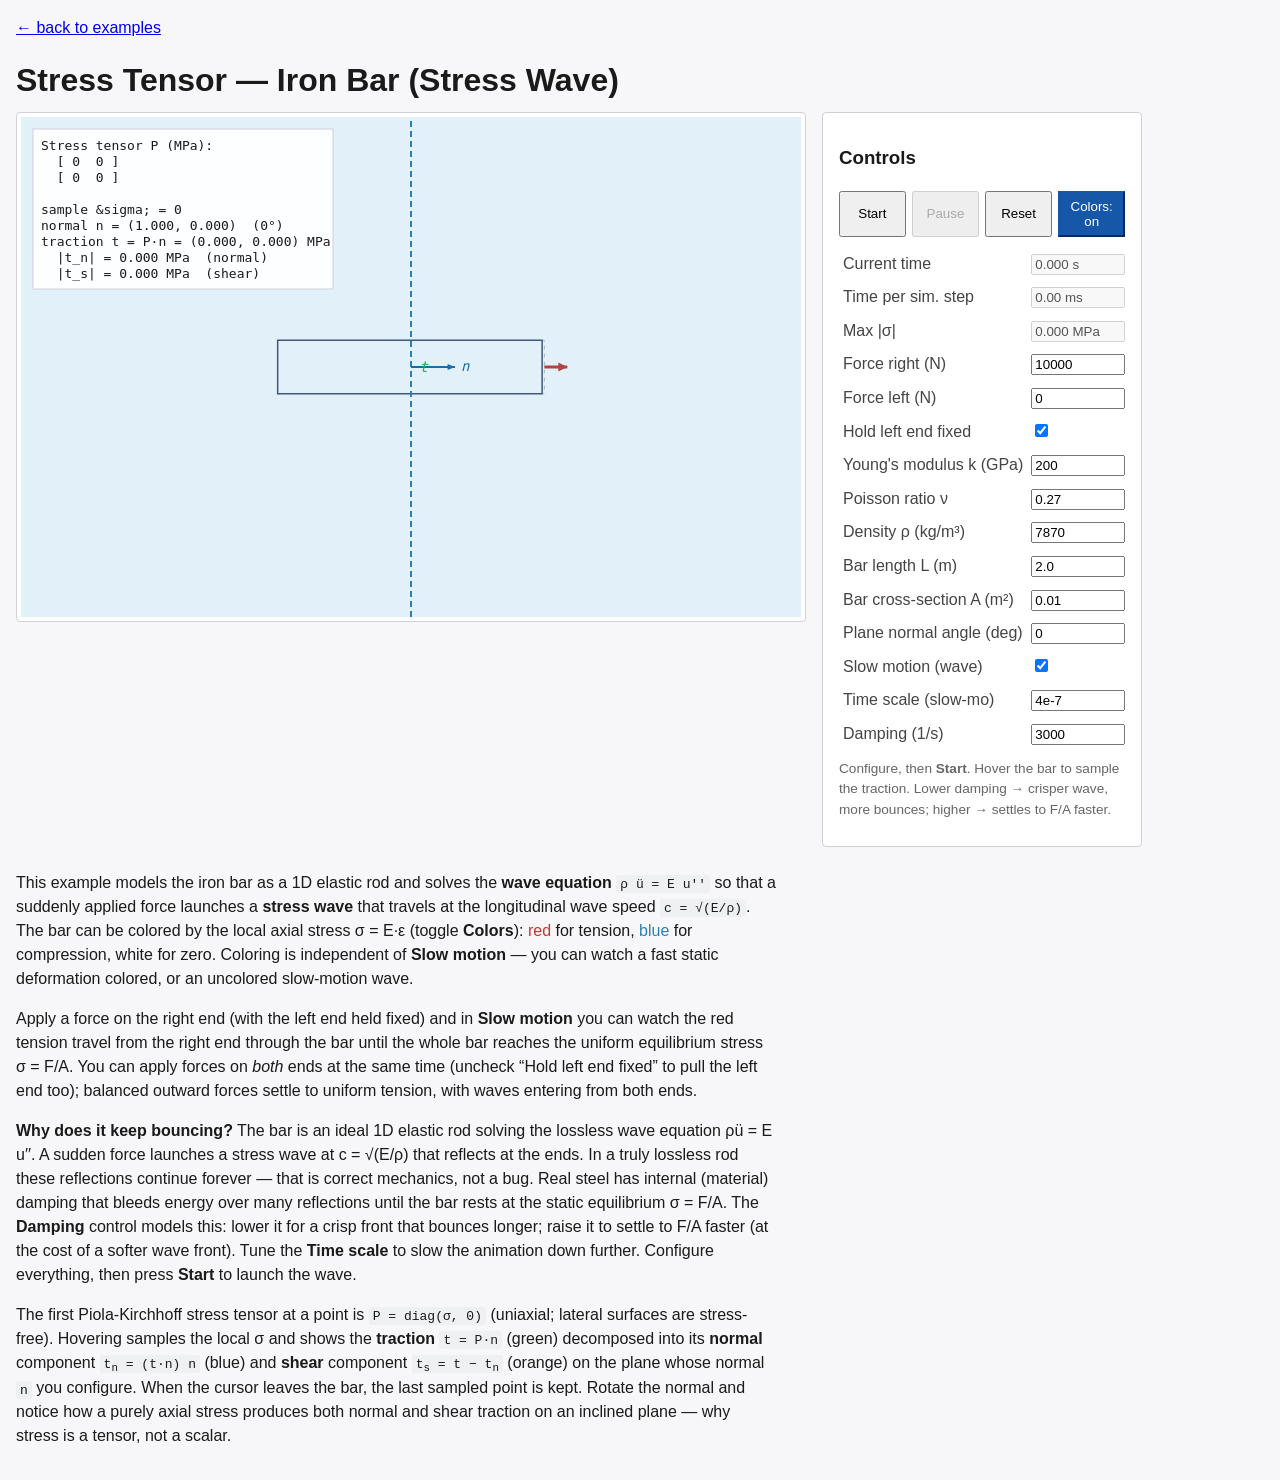
<file: examples/stress_tensor.html>
<!DOCTYPE html>
<html lang="en">
<head>
    <meta charset="UTF-8">
    <meta name="viewport" content="width=device-width, initial-scale=1.0">
    <title>Stress Tensor (Iron Bar)</title>
    <link rel="stylesheet" href="../css/style.css">
    <script src="../js/sim.js"></script>
</head>
<body class="example">
    <div class="back"><a href="../index.html">&larr; back to examples</a></div>
    <h1>Stress Tensor &mdash; Iron Bar (Stress Wave)</h1>

    <div class="sim">
        <div class="canvas-wrap">
            <canvas id="canvas" width="780" height="500">Your browser does not support the HTML5 canvas tag.</canvas>
        </div>

        <div class="controls">
            <h3>Controls</h3>
            <div class="btn-row">
                <button id="start">Start</button>
                <button id="pause" disabled>Pause</button>
                <button id="reset">Reset</button>
                <button id="colors" class="toggle-on">Colors: on</button>
            </div>
            <table>
                <tr><td>Current time</td><td><input id="currentTime" value="0.00 s" disabled></td></tr>
                <tr><td>Time per sim. step</td><td><input id="stepTime" value="0.00 ms" disabled></td></tr>
                <tr><td>Max |&sigma;|</td><td><input id="maxStress" value="0.00 MPa" disabled></td></tr>
                <tr><td>Force right (N)</td><td><input id="forceRight" type="number" step="100" value="10000"></td></tr>
                <tr><td>Force left (N)</td><td><input id="forceLeft" type="number" step="100" value="0"></td></tr>
                <tr><td>Hold left end fixed</td><td><input id="fixLeft" type="checkbox" checked></td></tr>
                <tr><td>Young's modulus k (GPa)</td><td><input id="youngs" type="number" step="1" value="200"></td></tr>
                <tr><td>Poisson ratio &nu;</td><td><input id="poisson" type="number" step="0.01" min="0" max="0.49" value="0.27"></td></tr>
                <tr><td>Density &rho; (kg/m&sup3;)</td><td><input id="density" type="number" step="100" value="7870"></td></tr>
                <tr><td>Bar length L (m)</td><td><input id="length" type="number" step="0.1" value="2.0"></td></tr>
                <tr><td>Bar cross-section A (m&sup2;)</td><td><input id="area" type="number" step="0.001" value="0.01"></td></tr>
                <tr><td>Plane normal angle (deg)</td><td><input id="normalAngle" type="number" step="1" value="0"></td></tr>
                <tr><td>Slow motion (wave)</td><td><input id="slowMo" type="checkbox" checked></td></tr>
                <tr><td>Time scale (slow-mo)</td><td><input id="timeScale" type="number" step="1e-7" value="4e-7"></td></tr>
                <tr><td>Damping (1/s)</td><td><input id="damping" type="number" step="100" value="3000"></td></tr>
            </table>
            <p style="font-size:0.85em;color:#666;margin-top:0.5rem">Configure, then <strong>Start</strong>. Hover the bar to sample the traction. Lower damping &rarr; crisper wave, more bounces; higher &rarr; settles to F/A faster.</p>
        </div>
    </div>

    <div class="description">
        <p>This example models the iron bar as a 1D elastic rod and solves the
           <strong>wave equation</strong> <code>&rho; &uuml; = E u&prime;&prime;</code> so that a
           suddenly applied force launches a <strong>stress wave</strong> that travels at the
           longitudinal wave speed <code>c = &radic;(E/&rho;)</code>. The bar can be colored by the
           local axial stress &sigma; = E&middot;&epsilon; (toggle <strong>Colors</strong>):
           <span style="color:#c0392b">red</span> for tension,
           <span style="color:#2980b9">blue</span> for compression, white for zero. Coloring is
           independent of <strong>Slow motion</strong> &mdash; you can watch a fast static deformation
           colored, or an uncolored slow-motion wave.</p>

        <p>Apply a force on the right end (with the left end held fixed) and in
           <strong>Slow motion</strong> you can watch the red tension travel from the right end
           through the bar until the whole bar reaches the uniform equilibrium stress
           &sigma; = F/A. You can apply forces on <em>both</em> ends at the same time (uncheck
           &ldquo;Hold left end fixed&rdquo; to pull the left end too); balanced outward forces
           settle to uniform tension, with waves entering from both ends.</p>

        <p><strong>Why does it keep bouncing?</strong> The bar is an ideal 1D elastic rod
           solving the lossless wave equation &rho;&uuml; = E u&prime;&prime;. A sudden force
           launches a stress wave at c = &radic;(E/&rho;) that reflects at the ends. In a truly
           lossless rod these reflections continue forever &mdash; that is correct mechanics, not a
           bug. Real steel has internal (material) damping that bleeds energy over many
           reflections until the bar rests at the static equilibrium &sigma; = F/A. The
           <strong>Damping</strong> control models this: lower it for a crisp front that bounces
           longer; raise it to settle to F/A faster (at the cost of a softer wave front). Tune
           the <strong>Time scale</strong> to slow the animation down further. Configure
           everything, then press <strong>Start</strong> to launch the wave.</p>

        <p>The first Piola-Kirchhoff stress tensor at a point is
           <code>P = diag(&sigma;, 0)</code> (uniaxial; lateral surfaces are stress-free).
           Hovering samples the local &sigma; and shows the <strong>traction</strong>
           <code>t = P&middot;n</code> (green) decomposed into its <strong>normal</strong>
           component <code>t<sub>n</sub> = (t&middot;n) n</code> (blue) and <strong>shear</strong>
           component <code>t<sub>s</sub> = t &minus; t<sub>n</sub></code> (orange) on the plane
           whose normal <code>n</code> you configure. When the cursor leaves the bar, the last
           sampled point is kept. Rotate the normal and notice how a purely axial stress
           produces both normal and shear traction on an inclined plane &mdash; why stress is a
           tensor, not a scalar.</p>
    </div>

    <script>
        "use strict";

        const Mat2 = {
            mulVec(m, v) { return [m[0][0] * v[0] + m[0][1] * v[1], m[1][0] * v[0] + m[1][1] * v[1]]; }
        };

        // Diverging color map: white at 0, red at +1, blue at -1. t clamped to [-1,1].
        function stressColor(t) {
            t = Math.max(-1, Math.min(1, t));
            let r, g, b;
            if (t >= 0) {
                r = 255; g = Math.round(255 * (1 - t)); b = Math.round(255 * (1 - t));
            } else {
                r = Math.round(255 * (1 + t)); g = Math.round(255 * (1 + t)); b = 255;
            }
            return `rgb(${r},${g},${b})`;
        }

        class StressBar extends Simulation {
            constructor(canvas) {
                super(canvas);
                this.N = 120;                 // number of nodes
                this.u = null;                 // displacement per node (m)
                this.v = null;                 // velocity per node (m/s)
                this.sigma = null;             // per-segment stress (Pa), length N-1
                this.mouse = null;
                this.hoverWorld = null;        // last sampled point over the bar (kept on leave)
                this.maxAbsSigma = 0;          // for color autoscale
                this.showColor = true;          // stress-color toggle (independent of slow-mo)
                this.init();
                this.render(this.ctx);

                canvas.addEventListener("mousemove", (e) => this._onMove(e));
                canvas.addEventListener("wheel", (e) => this._onWheel(e), { passive: false });
                // Note: do NOT clear hoverWorld on mouseleave -> keep last position.
            }

            // Mouse wheel rotates the cutting-plane normal (in degrees), keeping it in [0,360).
            _onWheel(e) {
                e.preventDefault();
                const el = document.getElementById("normalAngle");
                if (!el) return;
                const step = 5 * Math.sign(e.deltaY);   // 5 deg per notch, invert so up = +
                let v = (parseFloat(el.value) || 0) - step;
                v = ((v % 360) + 360) % 360;
                el.value = v.toFixed(0);
                this.render(this.ctx);
            }

            init() {
                const L = Math.max(1e-6, numOr("length", 2.0));
                this.length0 = L;
                this.height0 = 0.4;            // visual thickness (m)
                this.dx = L / this.N;
                const margin = 90;
                this.scale = Math.min((this.width - 2 * margin) / L, (this.height - 2 * margin) / (this.height0 * 6));
                this.centerPx = { x: this.width / 2, y: this.height / 2 };

                this.u = new Array(this.N).fill(0);
                this.v = new Array(this.N).fill(0);
                this.sigma = new Array(this.N - 1).fill(0);
                this.maxAbsSigma = 0;
                this.hoverWorld = { wx: 0, wy: 0 };  // default to center until the user hovers
            }

            // ---- material / derived parameters ----
            _params() {
                const E = Math.max(1e6, numOr("youngs", 200)) * 1e9;  // Pa
                const nu = Math.max(0, Math.min(0.49, numOr("poisson", 0.27)));
                const rho = Math.max(1, numOr("density", 7870));
                const A = Math.max(1e-9, numOr("area", 0.01));
                const L = Math.max(1e-6, this.length0);
                const dx = this.dx;
                const m = rho * A * dx;                  // node mass
                const k = E * A / dx;                    // spring stiffness between nodes
                const c = Math.sqrt(E / rho);            // wave speed
                return { E, nu, rho, A, L, dx, m, k, c };
            }

            // Advance the wave equation by physical time `simDt`, sub-stepping for CFL.
            _advance(simDt) {
                const p = this._params();
                const N = this.N, u = this.u, v = this.v;
                const fixLeft = document.getElementById("fixLeft").checked;
                const Fright = numOr("forceRight", 0);
                const Fleft = numOr("forceLeft", 0);
                const dt = 0.4 * p.dx / p.c;           // CFL-stable sub-step
                const damp = Math.max(0, numOr("damping", 3000)); // velocity damping (1/s): models material/internal damping
                // Guarantee the integration step h never exceeds the CFL limit. The previous
                // hard cap on `steps` could let h grow past dt and destabilize the sim (NaN).
                const steps = Math.max(1, Math.ceil(simDt / dt));
                const h = simDt / steps;
                for (let s = 0; s < steps; s++) {
                    const a = new Array(N);
                    for (let i = 0; i < N; i++) {
                        let f = 0;
                        if (i > 0) f += p.k * (u[i - 1] - u[i]);
                        if (i < N - 1) f += p.k * (u[i + 1] - u[i]);
                        if (i === 0 && !fixLeft) f += -Fleft;       // left end pulled leftwards by Fleft
                        if (i === N - 1) f += Fright;               // right end pulled rightwards by Fright
                        f -= damp * p.m * v[i];
                        a[i] = f / p.m;
                    }
                    for (let i = 0; i < N; i++) {
                        if (i === 0 && fixLeft) { v[i] = 0; u[i] = 0; continue; }
                        v[i] += a[i] * h;
                        u[i] += v[i] * h;
                    }
                }
                // Guard against any non-finite state (e.g. extreme parameter combos)
                // so the renderer never gets NaN coordinates and the bar never vanishes.
                for (let i = 0; i < N; i++) {
                    if (!isFinite(u[i]) || !isFinite(v[i])) { u[i] = 0; v[i] = 0; }
                }
                this._computeStress();
            }

            // Compute per-segment stress sigma[i] = E*(u[i+1]-u[i])/dx  (Pa).
            _computeStress() {
                const p = this._params();
                let mx = 0;
                for (let i = 0; i < this.N - 1; i++) {
                    const s = p.E * (this.u[i + 1] - this.u[i]) / p.dx;
                    this.sigma[i] = s;
                    if (Math.abs(s) > mx) mx = Math.abs(s);
                }
                this.maxAbsSigma = mx;
            }

            // Compute the static equilibrium directly (no time integration, no freeze):
            // for a fixed-left bar under axial force F on the right, u(x) = F*x/(E*A).
            _settle() {
                const p = this._params();
                const fixLeft = document.getElementById("fixLeft").checked;
                const Fright = numOr("forceRight", 0);
                const Fleft = numOr("forceLeft", 0);
                for (let i = 0; i < this.N; i++) {
                    const x = i * p.dx;
                    if (i === 0 && fixLeft) { this.u[i] = 0; this.v[i] = 0; continue; }
                    this.u[i] = (Fright * x - Fleft * (p.L - x)) / (p.E * p.A);
                    this.v[i] = 0;
                }
                this._computeStress();
            }

            // Local axial stress at world x (linear interp over segments). Pa.
            _stressAt(wx) {
                const p = this._params();
                const x = wx + p.L / 2;          // 0..L
                const idx = x / p.dx;
                const i = Math.max(0, Math.min(this.N - 2, Math.floor(idx)));
                const frac = idx - i;
                return this.sigma[i] * (1 - frac) + this.sigma[i + 1] * frac;
            }

            // Deformed pixel x for a material coordinate wx (reference frame), including
            // the exaggerated displacement used to draw the bar. Lets the hover/plane/
            // traction visualization follow the deformed bar instead of the reference grid.
            _deformedPxX(wx) {
                const p = this._params();
                const s = this.scale, c = this.centerPx;
                const dispScale = 200;
                const idx = (wx + p.L / 2) / p.dx;          // 0..N-1
                const i = Math.max(0, Math.min(this.N - 1, Math.floor(idx)));
                const frac = Math.max(0, Math.min(1, idx - i));
                const u = (i < this.N - 1)
                    ? this.u[i] * (1 - frac) + this.u[i + 1] * frac
                    : this.u[this.N - 1];
                return c.x - p.L / 2 * s + (i + frac) * p.dx * s + u * s * dispScale;
            }

            step(dt) {
                const slow = document.getElementById("slowMo").checked;
                // Real wave c~5000 m/s crosses a 2 m bar in ~0.0004 s. Scale physical time so
                // one traversal takes ~5 s of real time in slow-mo (visible propagation, a few
                // bounces, then settles to F/A within ~40 s), or jump near-instantly to
                // equilibrium when slow-mo is off.
                const ts = Math.max(1e-9, numOr("timeScale", 4e-5));
                const timeScale = slow ? ts : 0.02;
                this._advance(dt * timeScale);
            }

            _onMove(e) {
                const rect = this.canvas.getBoundingClientRect();
                this.mouse = {
                    px: (e.clientX - rect.left) * (this.canvas.width / rect.width),
                    py: (e.clientY - rect.top) * (this.canvas.height / rect.height)
                };
                this._readHover();
                if (!this.running) this.render(this.ctx);
            }

            // Invert a deformed pixel x back to the material coordinate wx by scanning nodes
            // (the deformed x is monotonic in the material index for reasonable strains).
            _pxToMaterialX(pxX) {
                const p = this._params();
                const s = this.scale, c = this.centerPx;
                const dispScale = 200;
                const lo = -p.L / 2, hi = p.L / 2;
                // Binary search on material coordinate for the matching deformed pixel x.
                let a = lo, b = hi;
                for (let k = 0; k < 40; k++) {
                    const mid = (a + b) / 2;
                    const midPx = this._deformedPxX(mid);
                    if (midPx < pxX) a = mid; else b = mid;
                }
                return (a + b) / 2;
            }

            _readHover() {
                if (!this.mouse) return;
                const wy = (this.mouse.py - this.centerPx.y) / this.scale;
                // Hit-test against the deformed bar: map the mouse pixel x to a material
                // coordinate, then check it lies within the bar bounds (in material space).
                const wx = this._pxToMaterialX(this.mouse.px);
                if (Math.abs(wx) <= this.length0 / 2 && Math.abs(wy) <= this.height0 / 2) {
                    this.hoverWorld = { wx, wy };
                }
                // else: keep previous hoverWorld (do not reset to center)
            }

            // ---- rendering ----
            render(ctx) {
                ctx.fillStyle = "#ffffff";
                ctx.fillRect(0, 0, this.width, this.height);

                const angle = numOr("normalAngle", 0) * Math.PI / 180;
                const n = [Math.cos(angle), Math.sin(angle)];
                const sigmaH = this.hoverWorld ? this._stressAt(this.hoverWorld.wx) : 0;
                const P = [[sigmaH, 0], [0, 0]];

                this._drawBar(ctx);
                this._drawForceArrows(ctx);
                this._drawPlane(ctx, n);
                this._drawTensorPanel(ctx, P, n, sigmaH);
                if (this.hoverWorld) this._drawHover(ctx, P, n);
                this._updateStats();
            }

            // Draw the bar colored segment-by-segment by local stress, with exaggerated displacement.
            _drawBar(ctx) {
                const s = this.scale;
                const c = this.centerPx;
                const p = this._params();
                const N = this.N;
                const dispScale = 200;     // exaggerate displacement so deformation is visible
                const yTop = c.y - this.height0 / 2 * s;
                const yBot = c.y + this.height0 / 2 * s;
                const segW = p.dx * s;

                // reference outline (dashed)
                ctx.save();
                ctx.strokeStyle = "#bbb";
                ctx.setLineDash([4, 4]);
                ctx.lineWidth = 1;
                ctx.strokeRect(c.x - p.L / 2 * s, yTop, p.L * s, this.height0 * s);
                ctx.restore();

                // color reference for autoscale: use the applied-force equilibrium stress
                const sigRef = Math.max(Math.abs(numOr("forceRight", 0)), Math.abs(numOr("forceLeft", 0))) / p.A;
                const scale = Math.max(sigRef, this.maxAbsSigma, 1);

                const fillCol = this.showColor ? null : "#cfd6e4";
                for (let i = 0; i < N - 1; i++) {
                    const xL = c.x - p.L / 2 * s + (i * p.dx) * s + this.u[i] * s * dispScale;
                    ctx.fillStyle = fillCol !== null ? fillCol : stressColor(this.sigma[i] / scale);
                    ctx.fillRect(xL, yTop, segW + 1, this.height0 * s);
                }

                // outline of deformed bar
                ctx.save();
                ctx.strokeStyle = "#44506a";
                ctx.lineWidth = 1.5;
                ctx.beginPath();
                for (let i = 0; i < N; i++) {
                    const x = c.x - p.L / 2 * s + (i * p.dx) * s + this.u[i] * s * dispScale;
                    if (i === 0) ctx.moveTo(x, yTop); else ctx.lineTo(x, yTop);
                }
                for (let i = N - 1; i >= 0; i--) {
                    const x = c.x - p.L / 2 * s + (i * p.dx) * s + this.u[i] * s * dispScale;
                    ctx.lineTo(x, yBot);
                }
                ctx.closePath();
                ctx.stroke();
                ctx.restore();
            }

            _drawForceArrows(ctx) {
                const s = this.scale;
                const c = this.centerPx;
                const p = this._params();
                const dispScale = 200;
                const yMid = c.y;
                const N = this.N;
                const drawOne = (F, endSign) => {
                    if (F === 0) return;
                    const endX = c.x + endSign * (p.L / 2) * s
                        + (endSign > 0 ? this.u[N - 1] : this.u[0]) * s * dispScale;
                    const dir = endSign * Math.sign(F);   // pulls outward for positive F
                    const len = Math.min(70, 18 + Math.abs(F) / 1000 * 0.5);
                    const tipX = endX + dir * len;
                    ctx.save();
                    ctx.strokeStyle = "#c0392b";
                    ctx.fillStyle = "#c0392b";
                    ctx.lineWidth = 3;
                    ctx.beginPath();
                    ctx.moveTo(endX, yMid);
                    ctx.lineTo(tipX, yMid);
                    ctx.stroke();
                    const ah = 9;
                    ctx.beginPath();
                    ctx.moveTo(tipX, yMid);
                    ctx.lineTo(tipX - dir * ah, yMid - ah / 2);
                    ctx.lineTo(tipX - dir * ah, yMid + ah / 2);
                    ctx.closePath();
                    ctx.fill();
                    ctx.restore();
                };
                const Fright = numOr("forceRight", 0);
                const Fleft = numOr("forceLeft", 0);
                if (!document.getElementById("fixLeft").checked) drawOne(Fleft, -1);
                drawOne(Fright, 1);
            }

            // Draw the cutting plane through the sampled (last) hover point, tint positive side.
            _drawPlane(ctx, n) {
                const s = this.scale;
                const c = this.centerPx;
                const anchor = this.hoverWorld || { wx: 0, wy: 0 };
                // Anchor at the deformed bar position so the plane follows the bar, not the
                // reference grid. y stays at the hover height (no vertical displacement).
                const pxC = { x: this._deformedPxX(anchor.wx), y: c.y + anchor.wy * s };
                const d = [-n[1], n[0]];
                const big = Math.max(this.width, this.height);

                ctx.save();
                ctx.beginPath();
                ctx.moveTo(pxC.x + n[0] * big + d[0] * big, pxC.y + n[1] * big + d[1] * big);
                ctx.lineTo(pxC.x + n[0] * big - d[0] * big, pxC.y + n[1] * big - d[1] * big);
                ctx.lineTo(pxC.x - n[0] * big - d[0] * big, pxC.y - n[1] * big - d[1] * big);
                ctx.lineTo(pxC.x - n[0] * big + d[0] * big, pxC.y - n[1] * big + d[1] * big);
                ctx.closePath();
                ctx.fillStyle = "rgba(52,152,219,0.14)";
                ctx.fill();
                ctx.restore();

                ctx.save();
                ctx.strokeStyle = "#2980b9";
                ctx.lineWidth = 2;
                ctx.setLineDash([6, 4]);
                ctx.beginPath();
                ctx.moveTo(pxC.x + d[0] * big, pxC.y + d[1] * big);
                ctx.lineTo(pxC.x - d[0] * big, pxC.y - d[1] * big);
                ctx.stroke();
                ctx.restore();

                ctx.save();
                ctx.strokeStyle = "#1b6ca8";
                ctx.fillStyle = "#1b6ca8";
                ctx.lineWidth = 2;
                const nlen = 44;
                this._arrow(ctx, pxC.x, pxC.y, pxC.x + n[0] * nlen, pxC.y + n[1] * nlen, 8);
                ctx.font = "italic 14px ui-monospace, Menlo, Consolas, monospace";
                ctx.fillText("n", pxC.x + n[0] * nlen + 6, pxC.y + n[1] * nlen + 4);
                ctx.restore();
            }

            _arrow(ctx, x1, y1, x2, y2, head) {
                const dx = x2 - x1, dy = y2 - y1;
                if (Math.hypot(dx, dy) < 1) return;
                ctx.beginPath();
                ctx.moveTo(x1, y1);
                ctx.lineTo(x2, y2);
                ctx.stroke();
                const ang = Math.atan2(dy, dx);
                ctx.beginPath();
                ctx.moveTo(x2, y2);
                ctx.lineTo(x2 - head * Math.cos(ang - 0.4), y2 - head * Math.sin(ang - 0.4));
                ctx.lineTo(x2 - head * Math.cos(ang + 0.4), y2 - head * Math.sin(ang + 0.4));
                ctx.closePath();
                ctx.fill();
            }

            _drawHover(ctx, P, n) {
                const s = this.scale;
                const c = this.centerPx;
                const anchor = this.hoverWorld || { wx: 0, wy: 0 };
                // Anchor the traction vectors at the deformed bar position.
                const px = this._deformedPxX(anchor.wx);
                const py = c.y + anchor.wy * s;
                const t = Mat2.mulVec(P, n);
                const vlen = 90 / 1e6;   // 90 px per MPa

                const ex = px + t[0] * vlen;
                const ey = py + t[1] * vlen;
                ctx.save();
                ctx.strokeStyle = "#27ae60";
                ctx.fillStyle = "#27ae60";
                ctx.lineWidth = 3;
                this._arrow(ctx, px, py, ex, ey, 12);
                ctx.font = "italic 15px ui-monospace, Menlo, Consolas, monospace";
                ctx.fillText("t", ex + 8, ey + 5);
                ctx.restore();

                const tnScalar = t[0] * n[0] + t[1] * n[1];
                const tnx = tnScalar * n[0], tny = tnScalar * n[1];
                const tsx = t[0] - tnx, tsy = t[1] - tny;
                const enx = px + tnx * vlen, eny = py + tny * vlen;
                const esx = px + tsx * vlen, esy = py + tsy * vlen;

                if (Math.hypot(tnx, tny) * vlen > 3) {
                    ctx.save();
                    ctx.strokeStyle = "#1b6ca8"; ctx.fillStyle = "#1b6ca8"; ctx.lineWidth = 2;
                    this._arrow(ctx, px, py, enx, eny, 9);
                    ctx.font = "italic 13px ui-monospace, Menlo, Consolas, monospace";
                    ctx.fillText("t_n", enx - 22, eny - 6);
                    ctx.restore();
                }
                if (Math.hypot(tsx, tsy) * vlen > 3) {
                    ctx.save();
                    ctx.strokeStyle = "#e67e22"; ctx.fillStyle = "#e67e22"; ctx.lineWidth = 2;
                    this._arrow(ctx, px, py, esx, esy, 9);
                    ctx.font = "italic 13px ui-monospace, Menlo, Consolas, monospace";
                    ctx.fillText("t_s", esx + 8, esy + 5);
                    ctx.restore();
                }
            }

            _drawTensorPanel(ctx, P, n, sigmaH) {
                const t = Mat2.mulVec(P, n);
                const inMPa = (v) => (v / 1e6).toFixed(3);
                const fmt = (v) => (Math.abs(v) < 1e3 ? "0" : inMPa(v) + " MPa");
                const nAngDeg = numOr("normalAngle", 0);
                const tn = t[0] * n[0] + t[1] * n[1];
                const tsMag = Math.hypot(t[0] - tn * n[0], t[1] - tn * n[1]);

                const lines = [
                    "Stress tensor P (MPa):",
                    `  [ ${fmt(P[0][0])}  ${fmt(P[0][1])} ]`,
                    `  [ ${fmt(P[1][0])}  ${fmt(P[1][1])} ]`,
                    "",
                    `sample &sigma; = ${fmt(sigmaH)}`,
                    `normal n = (${n[0].toFixed(3)}, ${n[1].toFixed(3)})  (${nAngDeg}°)`,
                    `traction t = P·n = (${inMPa(t[0])}, ${inMPa(t[1])}) MPa`,
                    `  |t_n| = ${inMPa(Math.abs(tn))} MPa  (normal)`,
                    `  |t_s| = ${inMPa(tsMag)} MPa  (shear)`
                ];

                ctx.save();
                ctx.font = "13px ui-monospace, Menlo, Consolas, monospace";
                const pad = 8, lineH = 16, w = 300;
                const h = lines.length * lineH + pad * 2;
                const x = 12, y = 12;
                ctx.fillStyle = "rgba(255,255,255,0.92)";
                ctx.strokeStyle = "#d0d0d8"; ctx.lineWidth = 1;
                ctx.fillRect(x, y, w, h); ctx.strokeRect(x, y, w, h);
                ctx.fillStyle = "#1a1a1a";
                lines.forEach((ln, i) => ctx.fillText(ln, x + pad, y + pad + (i + 1) * lineH - 3));
                ctx.restore();
            }

            _updateStats() {
                const ct = document.getElementById("currentTime");
                const st = document.getElementById("stepTime");
                const ms = document.getElementById("maxStress");
                if (ct) ct.value = this.time.toFixed(3) + " s";
                if (st) st.value = this.stepTime.toFixed(2) + " ms";
                if (ms) ms.value = (this.maxAbsSigma / 1e6).toFixed(3) + " MPa";
            }
        }

        const canvas = document.getElementById("canvas");
        const sim = new StressBar(canvas);

        const startBtn = document.getElementById("start");
        const pauseBtn = document.getElementById("pause");

        function setRunningUI(running) {
            startBtn.disabled = running;
            pauseBtn.disabled = !running;
            pauseBtn.textContent = "Pause";
        }

        startBtn.addEventListener("click", () => {
            if (sim.running) return;
            sim.start();
            setRunningUI(true);
        });
        pauseBtn.addEventListener("click", () => {
            if (sim.running) { sim.stop(); pauseBtn.textContent = "Resume"; startBtn.disabled = true; }
            else { sim.start(); pauseBtn.textContent = "Pause"; }
        });
        document.getElementById("reset").addEventListener("click", () => {
            sim.stop();
            sim.reset();
            setRunningUI(false);
        });
        const colorsBtn = document.getElementById("colors");
        colorsBtn.addEventListener("click", () => {
            sim.showColor = !sim.showColor;
            colorsBtn.textContent = "Colors: " + (sim.showColor ? "on" : "off");
            colorsBtn.classList.toggle("toggle-on", sim.showColor);
            if (!sim.running) sim.render(sim.ctx);
        });

        // Force / boundary changes drive the wave behavior:
        //  - Slow-mo ON: reset the bar to rest (keep the new force live) so the step front
        //    propagates as a fresh wave from the loaded end(s) toward equilibrium.
        //  - Slow-mo OFF: jump straight to the static equilibrium.
        // Material/geometry/plane changes only re-render or re-settle without a fresh wave.
        const allControls = "#forceRight,#forceLeft,#fixLeft,#youngs,#poisson,#density,#length,#area,#normalAngle,#slowMo,#timeScale,#damping";
        document.querySelectorAll(allControls)
            .forEach(el => el.addEventListener("input", () => {
                sim.init();          // reset to rest; forces/material are read live when Start is pressed
                sim.render(sim.ctx);
            }));
        // Slow-mo is a playback-speed toggle only: it never changes the Colors state.
        document.getElementById("slowMo").addEventListener("change", () => {
            // re-render to reflect the new time scale; keep Colors as-is.
            sim.render(sim.ctx);
        });

        // Do NOT auto-start: user configures the bar and presses Start to launch the wave.
        setRunningUI(false);
        sim.render(sim.ctx);
    </script>
</body>
</html>
</file>
<file: css/style.css>
* {
    box-sizing: border-box;
}

body {
    margin: 0;
    padding: 1rem;
    font-family: -apple-system, BlinkMacSystemFont, "Segoe UI", Roboto, sans-serif;
    background: #f7f7f9;
    color: #1a1a1a;
    line-height: 1.5;
}

header h1 {
    margin: 0 0 0.25rem;
}

nav#examples ul {
    list-style: none;
    padding: 0;
}

nav#examples li {
    margin: 0.25rem 0;
}

nav#examples a {
    color: #1657a7;
    text-decoration: none;
}

nav#examples a:hover {
    text-decoration: underline;
}

footer {
    margin-top: 2rem;
    color: #666;
    font-size: 0.9rem;
}

/* ---- shared example layout ---- */

.example h1 {
    margin: 0 0 0.5rem;
}

.example .back {
    margin-bottom: 1rem;
}

.sim {
    display: flex;
    flex-wrap: wrap;
    gap: 1rem;
    align-items: flex-start;
}

.canvas-wrap {
    background: #fff;
    border: 1px solid #d0d0d8;
    border-radius: 4px;
    padding: 4px;
    flex: 0 0 auto;
}

canvas {
    display: block;
    background: #fff;
}

.controls {
    background: #fff;
    border: 1px solid #d0d0d8;
    border-radius: 4px;
    padding: 0.75rem 1rem;
    min-width: 260px;
    width: 320px;
    align-self: flex-start;
}

.controls table {
    border-collapse: collapse;
    width: 100%;
}

.controls td {
    padding: 0.3rem 0.25rem;
    vertical-align: middle;
}

.controls td:first-child {
    white-space: nowrap;
    color: #444;
}

.controls td:last-child {
    width: 8rem;
    padding-right: 0;
}

.controls input[type="number"],
.controls input[type="range"],
.controls select,
.controls input[disabled] {
    width: 100%;
    min-width: 0;
    box-sizing: border-box;
}

.controls button {
    width: 100%;
    padding: 0.4rem;
    margin-top: 0.4rem;
    cursor: pointer;
}

.btn-row {
    display: flex;
    gap: 0.4rem;
    margin-bottom: 0.6rem;
}

.btn-row button {
    width: auto;
    flex: 1 1 0;
    margin-top: 0;
}

.controls button.toggle-on {
    background: #1657a7;
    color: #fff;
    border-color: #1657a7;
}

.description {
    margin-top: 1.5rem;
    max-width: 760px;
}

.description h2 {
    margin-top: 1.5rem;
}

.description code {
    background: #eef0f2;
    padding: 0.1rem 0.25rem;
    border-radius: 3px;
}
</file>
